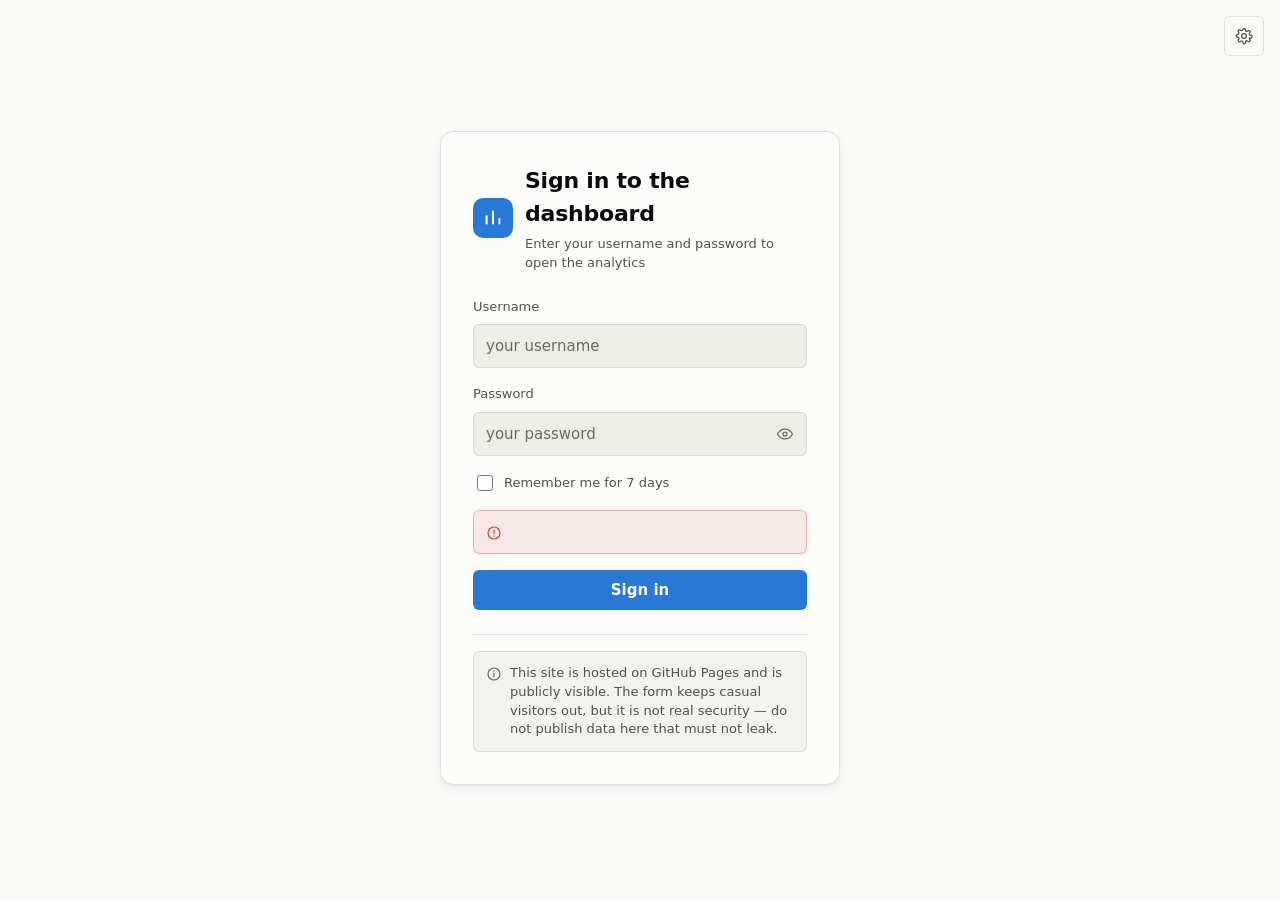
<file: index.html>
<!DOCTYPE html>
<html lang="ru" data-theme="light">
<head>
<meta charset="utf-8">
<meta name="viewport" content="width=device-width, initial-scale=1">
<meta name="theme-color" content="#f9f9f7">
<meta name="robots" content="noindex, nofollow">
<meta name="description" content="Вход в дашборд аналитики Amazon">
<title>Вход · Amazon Дашборд</title>

<!-- Тема проставляется до первой отрисовки: иначе в тёмной теме на долю
     секунды мелькает светлый фон. Этот скрипт обязан быть блокирующим
     и стоять раньше стилей. -->
<script>
  (function () {
    try {
      var mode = localStorage.getItem('dashboard.theme') || 'system';
      var dark = mode === 'dark'
        || (mode === 'system' && window.matchMedia('(prefers-color-scheme: dark)').matches);
      document.documentElement.dataset.theme = dark ? 'dark' : 'light';
      document.querySelector('meta[name="theme-color"]')
        ?.setAttribute('content', dark ? '#0d0d0d' : '#f9f9f7');
    } catch (e) { /* приватный режим — останется светлая тема */ }
  })();
</script>

<link rel="stylesheet" href="assets/css/tokens.css">
<link rel="stylesheet" href="assets/css/base.css">
<link rel="stylesheet" href="assets/css/auth.css">
<link rel="stylesheet" href="assets/css/settings.css">
<link rel="icon" href="data:image/svg+xml,<svg xmlns='http://www.w3.org/2000/svg' viewBox='0 0 32 32'><rect width='32' height='32' rx='7' fill='%232a78d6'/><path d='M8 21V13M16 21V9M24 21V16' stroke='white' stroke-width='2.5' stroke-linecap='round'/></svg>">
</head>

<body class="auth">

  <div class="auth__toolbar">
    <!-- Настройки до входа, а не после: форму нужно читать на своём языке -->
    <div class="toolbar" id="settings-slot"></div>
  </div>

  <main class="auth__main">
    <div class="card auth__card">

      <div class="auth__brand">
        <span class="auth__logo" aria-hidden="true">
          <svg viewBox="0 0 24 24" fill="none">
            <path d="M5 18V10M12 18V5M19 18V13" stroke="currentColor"
                  stroke-width="2.2" stroke-linecap="round"/>
          </svg>
        </span>
        <div>
          <h1 class="auth__title" data-i18n="auth.title">Вход в дашборд</h1>
          <p class="auth__subtitle" data-i18n="auth.subtitle">
            Введите логин и пароль, чтобы открыть аналитику
          </p>
        </div>
      </div>

      <form class="auth__form" id="login-form" novalidate autocomplete="on">

        <div class="field">
          <label class="field__label" for="login" data-i18n="auth.login">Логин</label>
          <input class="input" id="login" name="username" type="text"
                 autocomplete="username" required autocapitalize="none" spellcheck="false"
                 data-i18n-attr="placeholder:auth.loginPlaceholder">
        </div>

        <div class="field">
          <label class="field__label" for="password" data-i18n="auth.password">Пароль</label>
          <div class="input-group">
            <input class="input" id="password" name="current-password" type="password"
                   autocomplete="current-password" required
                   data-i18n-attr="placeholder:auth.passwordPlaceholder">
            <button type="button" class="input-group__action" id="toggle-password"
                    data-i18n-attr="aria-label:auth.showPassword, title:auth.showPassword">
              <svg viewBox="0 0 24 24" fill="none" aria-hidden="true">
                <path d="M2 12s3.6-6.5 10-6.5S22 12 22 12s-3.6 6.5-10 6.5S2 12 2 12Z"
                      stroke="currentColor" stroke-width="1.7"/>
                <circle cx="12" cy="12" r="2.6" stroke="currentColor" stroke-width="1.7"/>
              </svg>
            </button>
          </div>
        </div>

        <!-- Ловушка для ботов: человек её не видит и не заполняет -->
        <div class="auth__trap" aria-hidden="true">
          <label for="company">Company</label>
          <input id="company" name="company" type="text" tabindex="-1" autocomplete="off">
        </div>

        <label class="auth__remember">
          <input type="checkbox" id="remember">
          <span data-i18n="auth.remember">Запомнить меня на 7 дней</span>
        </label>

        <!-- role="alert" — скринридер озвучит ошибку сразу, без перевода фокуса -->
        <div class="alert alert--error" id="login-error" role="alert" hidden>
          <svg viewBox="0 0 24 24" fill="none" aria-hidden="true">
            <circle cx="12" cy="12" r="9" stroke="currentColor" stroke-width="1.8"/>
            <path d="M12 7.5v5.5M12 16.2v.6" stroke="currentColor"
                  stroke-width="1.8" stroke-linecap="round"/>
          </svg>
          <span id="login-error-text"></span>
        </div>

        <button type="submit" class="btn btn--primary btn--block" id="submit"
                data-i18n="auth.submit">Войти</button>
      </form>

      <div class="auth__note">
        <div class="alert alert--note">
          <svg viewBox="0 0 24 24" fill="none" aria-hidden="true">
            <circle cx="12" cy="12" r="9" stroke="currentColor" stroke-width="1.8"/>
            <path d="M12 11v5.5M12 7.4v.6" stroke="currentColor"
                  stroke-width="1.8" stroke-linecap="round"/>
          </svg>
          <span data-i18n="auth.securityNote"></span>
        </div>
      </div>

    </div>
  </main>

  <script type="module" src="assets/js/login.js"></script>
</body>
</html>
</file>
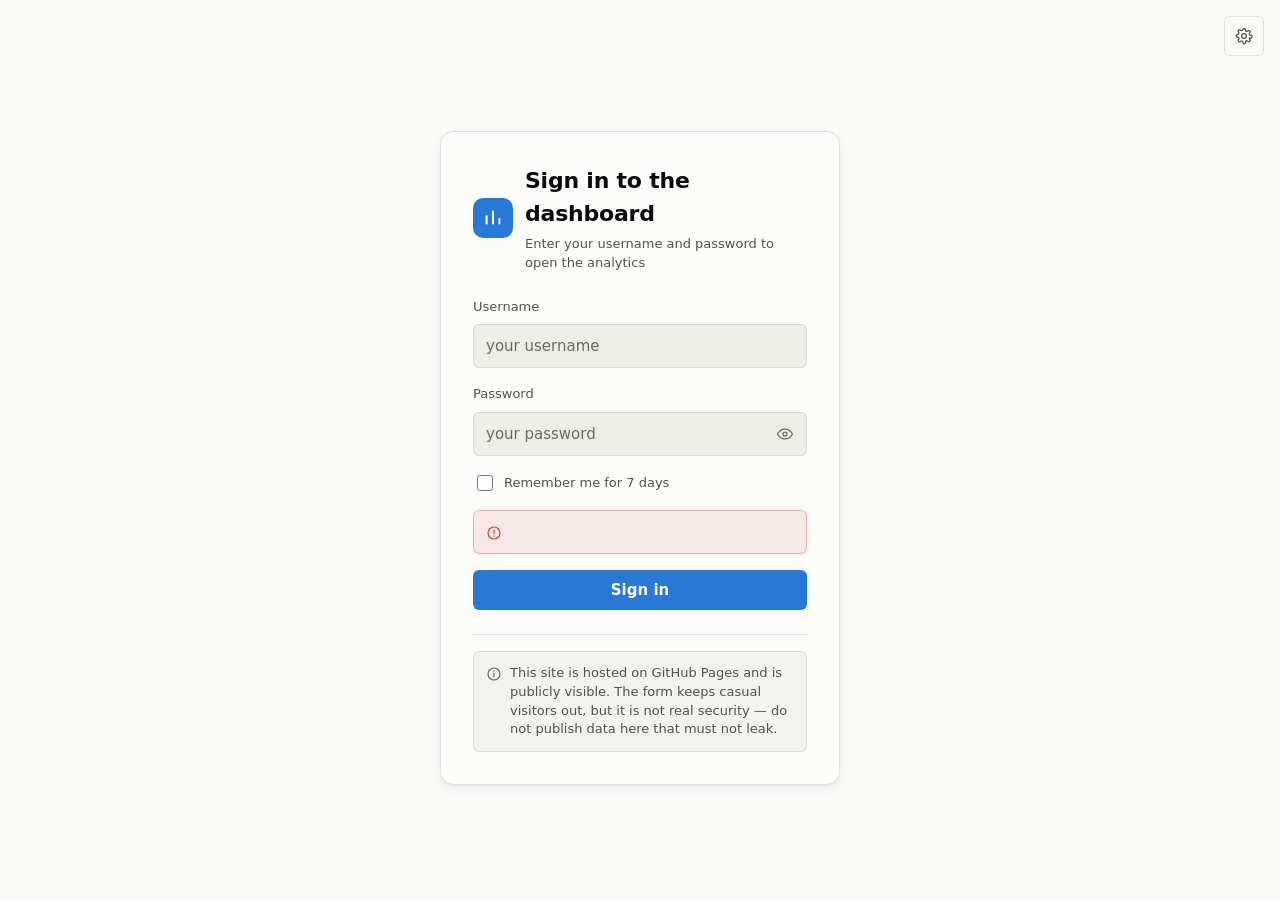
<file: app.html>
<!DOCTYPE html>
<html lang="ru" data-theme="light">
<head>
<meta charset="utf-8">
<meta name="viewport" content="width=device-width, initial-scale=1">
<meta name="theme-color" content="#f9f9f7">
<meta name="robots" content="noindex, nofollow">
<title>Amazon CRM</title>

<script>
  (function () {
    try {
      var mode = localStorage.getItem('dashboard.theme') || 'system';
      var dark = mode === 'dark'
        || (mode === 'system' && window.matchMedia('(prefers-color-scheme: dark)').matches);
      document.documentElement.dataset.theme = dark ? 'dark' : 'light';
      document.querySelector('meta[name="theme-color"]')
        ?.setAttribute('content', dark ? '#0d0d0d' : '#f9f9f7');
    } catch (e) { /* останется светлая тема */ }
  })();
</script>

<link rel="stylesheet" href="assets/css/tokens.css">
<link rel="stylesheet" href="assets/css/base.css">
<link rel="stylesheet" href="assets/css/dashboard.css">
<link rel="stylesheet" href="assets/css/crm.css">
<link rel="stylesheet" href="assets/css/sales.css">
<link rel="stylesheet" href="assets/css/analysis.css">
<link rel="stylesheet" href="assets/css/wiki.css">
<link rel="stylesheet" href="assets/css/notifications.css">
<link rel="stylesheet" href="assets/css/settings.css">
<link rel="icon" href="data:image/svg+xml,<svg xmlns='http://www.w3.org/2000/svg' viewBox='0 0 32 32'><rect width='32' height='32' rx='7' fill='%232a78d6'/><path d='M8 21V13M16 21V9M24 21V16' stroke='white' stroke-width='2.5' stroke-linecap='round'/></svg>">
</head>

<body>
<div class="crm" id="crm">

  <a class="skip-link" href="#view" data-i18n="nav.skipToContent">Перейти к содержимому</a>

  <!-- ============================ МЕНЮ СЛЕВА ============================ -->
  <aside class="sidebar" id="sidebar">

    <div class="sidebar__brand">
      <span class="sidebar__logo" aria-hidden="true">
        <svg viewBox="0 0 24 24" fill="none">
          <path d="M5 18V10M12 18V5M19 18V13" stroke="currentColor"
                stroke-width="2.2" stroke-linecap="round"/>
        </svg>
      </span>
      <span class="sidebar__title" data-i18n="crm.name">Amazon CRM</span>
    </div>

    <nav class="sidebar__nav" data-i18n-attr="aria-label:crm.workspace">

      <div class="sidebar__section" data-i18n="nav.section.analytics">Аналитика</div>

      <a class="nav-item" href="#/account-check" data-route="account-check">
        <svg class="nav-item__icon" viewBox="0 0 24 24" fill="none" aria-hidden="true">
          <path d="M12 3l7.5 3v5.4c0 4.3-3 8.2-7.5 9.6-4.5-1.4-7.5-5.3-7.5-9.6V6L12 3Z"
                stroke="currentColor" stroke-width="1.8" stroke-linejoin="round"/>
          <path d="M9 12.2l2.1 2.1L15.2 10" stroke="currentColor" stroke-width="1.8"
                stroke-linecap="round" stroke-linejoin="round"/>
        </svg>
        <span class="nav-item__label" data-i18n="nav.accountCheck">Проверка аккаунта</span>
      </a>


      <a class="nav-item" href="#/weekly-sales" data-route="weekly-sales">
        <svg class="nav-item__icon" viewBox="0 0 24 24" fill="none" aria-hidden="true">
          <path d="M4 19V5" stroke="currentColor" stroke-width="1.8" stroke-linecap="round"/>
          <path d="M4 19h16" stroke="currentColor" stroke-width="1.8" stroke-linecap="round"/>
          <rect x="7" y="12" width="3" height="5" rx="1" stroke="currentColor" stroke-width="1.8"/>
          <rect x="12.5" y="8" width="3" height="9" rx="1" stroke="currentColor" stroke-width="1.8"/>
          <rect x="18" y="10" width="3" height="7" rx="1" stroke="currentColor" stroke-width="1.8"/>
        </svg>
        <span class="nav-item__label" data-i18n="nav.weeklySales">Продажи по неделям</span>
      </a>

      <a class="nav-item" href="#/weekly-analysis" data-route="weekly-analysis">
        <svg class="nav-item__icon" viewBox="0 0 24 24" fill="none" aria-hidden="true">
          <path d="M4 19h16" stroke="currentColor" stroke-width="1.8" stroke-linecap="round"/>
          <path d="M6 15l4-4 3 3 5-6" stroke="currentColor" stroke-width="1.8"
                stroke-linecap="round" stroke-linejoin="round"/>
          <circle cx="18" cy="8" r="1.6" fill="currentColor"/>
        </svg>
        <span class="nav-item__label" data-i18n="nav.weeklyAnalysis">Еженедельный анализ</span>
      </a>

      <a class="nav-item" href="#/advertising" data-route="advertising">
        <svg class="nav-item__icon" viewBox="0 0 24 24" fill="none" aria-hidden="true">
          <path d="M4 9v6h3l7 4V5L7 9H4Z" stroke="currentColor" stroke-width="1.8"
                stroke-linejoin="round"/>
          <path d="M18 9a4 4 0 0 1 0 6" stroke="currentColor" stroke-width="1.8"
                stroke-linecap="round"/>
        </svg>
        <span class="nav-item__label" data-i18n="nav.advertising">Реклама</span>
      </a>

      <a class="nav-item nav-item--pending" href="#/products" data-route="products">
        <svg class="nav-item__icon" viewBox="0 0 24 24" fill="none" aria-hidden="true">
          <path d="M20 7.5 12 3 4 7.5v9L12 21l8-4.5v-9Z" stroke="currentColor" stroke-width="1.8"
                stroke-linejoin="round"/>
          <path d="m4 7.5 8 4.5 8-4.5M12 12v9" stroke="currentColor" stroke-width="1.8"
                stroke-linejoin="round"/>
        </svg>
        <span class="nav-item__label" data-i18n="nav.products">Товары</span>
        <span class="nav-item__badge">soon</span>
      </a>

      <a class="nav-item nav-item--pending" href="#/customers" data-route="customers">
        <svg class="nav-item__icon" viewBox="0 0 24 24" fill="none" aria-hidden="true">
          <circle cx="9" cy="8" r="3.2" stroke="currentColor" stroke-width="1.8"/>
          <path d="M3.5 19a5.5 5.5 0 0 1 11 0M16 11a3 3 0 1 0 0-6M17.5 19a5 5 0 0 0-3-4.6"
                stroke="currentColor" stroke-width="1.8" stroke-linecap="round"/>
        </svg>
        <span class="nav-item__label" data-i18n="nav.customers">Покупатели</span>
        <span class="nav-item__badge">soon</span>
      </a>





      <div class="sidebar__section" data-i18n="nav.section.operations">Операции</div>

      <a class="nav-item nav-item--pending" href="#/orders" data-route="orders">
        <svg class="nav-item__icon" viewBox="0 0 24 24" fill="none" aria-hidden="true">
          <path d="M6 4h12l1.5 15.5a1.5 1.5 0 0 1-1.5 1.5H6a1.5 1.5 0 0 1-1.5-1.5L6 4Z"
                stroke="currentColor" stroke-width="1.8" stroke-linejoin="round"/>
          <path d="M9 8a3 3 0 0 0 6 0" stroke="currentColor" stroke-width="1.8" stroke-linecap="round"/>
        </svg>
        <span class="nav-item__label" data-i18n="nav.orders">Заказы</span>
        <span class="nav-item__badge">soon</span>
      </a>

      <a class="nav-item nav-item--pending" href="#/inventory" data-route="inventory">
        <svg class="nav-item__icon" viewBox="0 0 24 24" fill="none" aria-hidden="true">
          <path d="M3 9.5 12 5l9 4.5v9L12 23l-9-4.5v-9Z" stroke="currentColor" stroke-width="1.8"
                stroke-linejoin="round" transform="translate(0,-2)"/>
          <path d="M7 9v4" stroke="currentColor" stroke-width="1.8" stroke-linecap="round"/>
        </svg>
        <span class="nav-item__label" data-i18n="nav.inventory">Остатки</span>
        <span class="nav-item__badge">soon</span>
      </a>



      <a class="nav-item nav-item--pending" href="#/promotions" data-route="promotions">
        <svg class="nav-item__icon" viewBox="0 0 24 24" fill="none" aria-hidden="true">
          <path d="M8.5 15.5 15.5 8.5" stroke="currentColor" stroke-width="1.8" stroke-linecap="round"/>
          <circle cx="9" cy="9" r="1.6" stroke="currentColor" stroke-width="1.6"/>
          <circle cx="15" cy="15" r="1.6" stroke="currentColor" stroke-width="1.6"/>
          <rect x="3.5" y="3.5" width="17" height="17" rx="3" stroke="currentColor" stroke-width="1.8"/>
        </svg>
        <span class="nav-item__label" data-i18n="nav.promotions">Акции и купоны</span>
        <span class="nav-item__badge">soon</span>
      </a>

      <a class="nav-item" href="#/wiki" data-route="wiki">
        <svg class="nav-item__icon" viewBox="0 0 24 24" fill="none" aria-hidden="true">
          <path d="M4 5.5A1.5 1.5 0 0 1 5.5 4H10a2 2 0 0 1 2 2v13a1.6 1.6 0 0 0-1.6-1.5H4V5.5Z"
                stroke="currentColor" stroke-width="1.8" stroke-linejoin="round"/>
          <path d="M20 5.5A1.5 1.5 0 0 0 18.5 4H14a2 2 0 0 0-2 2v13a1.6 1.6 0 0 1 1.6-1.5H20V5.5Z"
                stroke="currentColor" stroke-width="1.8" stroke-linejoin="round"/>
        </svg>
        <span class="nav-item__label" data-i18n="nav.wiki">Вики</span>
      </a>

      <div class="sidebar__section" data-i18n="nav.section.settings">Настройки</div>

      <a class="nav-item nav-item--pending" href="#/sources" data-route="sources">
        <svg class="nav-item__icon" viewBox="0 0 24 24" fill="none" aria-hidden="true">
          <ellipse cx="12" cy="6" rx="7" ry="3" stroke="currentColor" stroke-width="1.8"/>
          <path d="M5 6v12c0 1.7 3.1 3 7 3s7-1.3 7-3V6M5 12c0 1.7 3.1 3 7 3s7-1.3 7-3"
                stroke="currentColor" stroke-width="1.8"/>
        </svg>
        <span class="nav-item__label" data-i18n="nav.sources">Источники данных</span>
        <span class="nav-item__badge">soon</span>
      </a>

    </nav>

    <div class="sidebar__footer">
      <div class="sidebar__user">
        <span class="sidebar__avatar" id="user-initial" aria-hidden="true"></span>
        <span id="user-name"></span>
      </div>

      <button type="button" class="btn btn--ghost" id="logout" data-i18n="nav.logout">Выйти</button>
    </div>
  </aside>

  <!-- ========================= РАБОЧАЯ ОБЛАСТЬ ========================= -->
  <main class="workspace">

    <header class="workspace__header">
      <button type="button" class="btn btn--icon sidebar__toggle" id="menu-toggle"
              data-i18n-attr="aria-label:nav.expand">
        <svg viewBox="0 0 24 24" fill="none" aria-hidden="true">
          <path d="M4 7h16M4 12h16M4 17h16" stroke="currentColor" stroke-width="1.8"
                stroke-linecap="round"/>
        </svg>
      </button>

      <div class="workspace__titles">
        <h1 class="workspace__title" id="page-title"></h1>
        <p class="workspace__lead" id="page-lead"></p>
      </div>

      <div id="page-controls" style="display:flex; gap:var(--sp-3); flex-wrap:wrap; align-items:center;"></div>

      <!-- Правый верхний угол: журнал синхронизаций и настройки -->
      <div class="toolbar">
        <div id="bell-slot" style="display:flex; align-items:center;"></div>
        <div id="settings-slot" style="display:flex; align-items:center;"></div>
      </div>
    </header>

    <div class="workspace__body" id="view"></div>
  </main>

</div>

<script type="module" src="assets/js/app.js"></script>
</body>
</html>
</file>
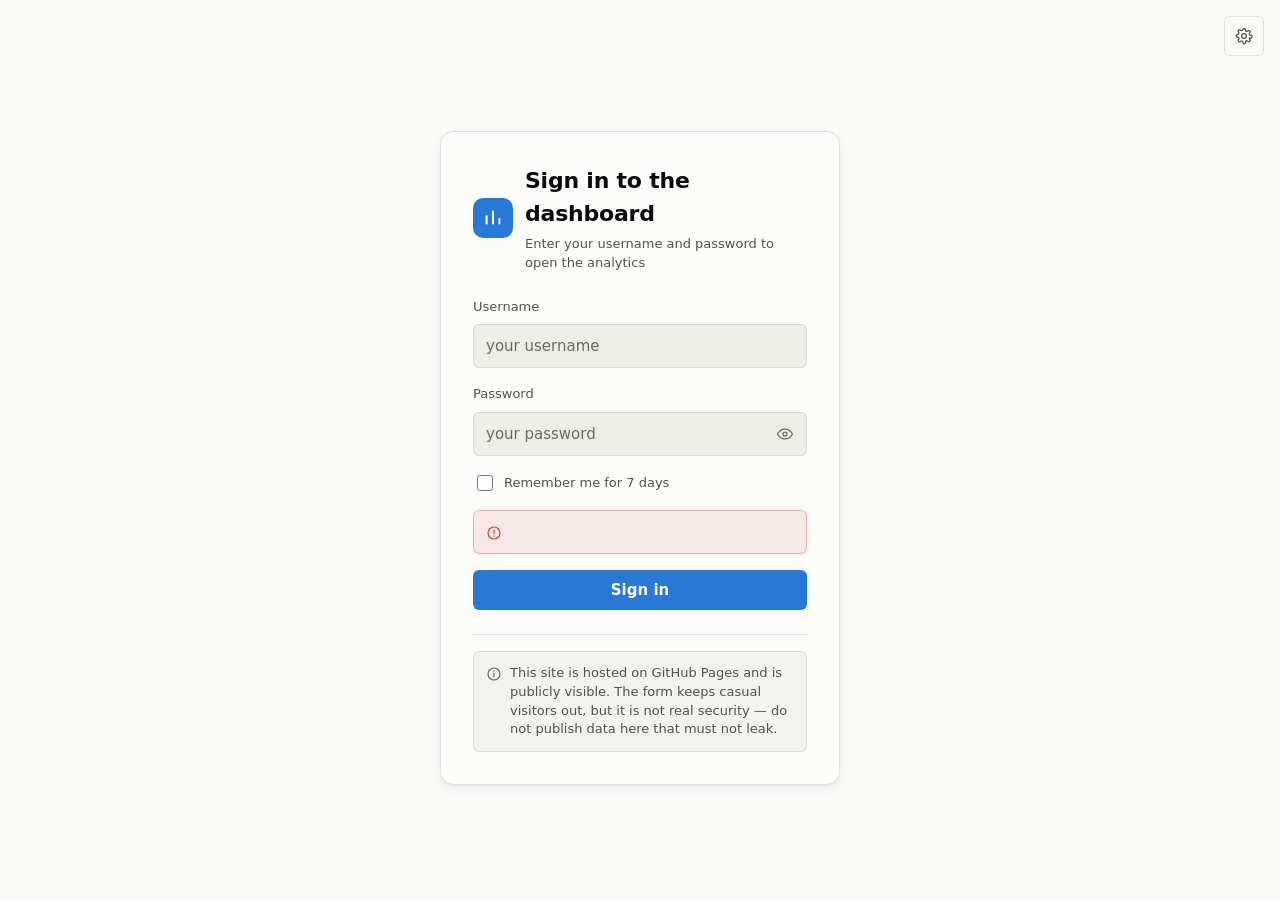
<file: logs.html>
<!DOCTYPE html>
<html lang="ru" data-theme="light">
<head>
<meta charset="utf-8">
<meta name="viewport" content="width=device-width, initial-scale=1">
<meta name="theme-color" content="#f9f9f7">
<meta name="robots" content="noindex, nofollow">
<title>Логи соединений</title>

<!-- Проверка сессии до отрисовки, как и на дашборде -->
<script>
  (function () {
    try {
      var key = 'dashboard.session';
      var raw = sessionStorage.getItem(key) || localStorage.getItem(key);
      var ok = false;
      if (raw) {
        var data = JSON.parse(raw);
        ok = Boolean(data && data.login && data.exp > Date.now());
      }
      if (!ok) location.replace('index.html');
    } catch (e) {
      location.replace('index.html');
    }
  })();
</script>

<script>
  (function () {
    try {
      var mode = localStorage.getItem('dashboard.theme') || 'system';
      var dark = mode === 'dark'
        || (mode === 'system' && window.matchMedia('(prefers-color-scheme: dark)').matches);
      document.documentElement.dataset.theme = dark ? 'dark' : 'light';
      document.querySelector('meta[name="theme-color"]')
        ?.setAttribute('content', dark ? '#0d0d0d' : '#f9f9f7');
    } catch (e) { /* останется светлая тема */ }
  })();
</script>

<link rel="stylesheet" href="assets/css/tokens.css">
<link rel="stylesheet" href="assets/css/base.css">
<link rel="stylesheet" href="assets/css/dashboard.css">
<link rel="stylesheet" href="assets/css/notifications.css">
<link rel="stylesheet" href="assets/css/settings.css">
<link rel="icon" href="data:image/svg+xml,<svg xmlns='http://www.w3.org/2000/svg' viewBox='0 0 32 32'><rect width='32' height='32' rx='7' fill='%232a78d6'/><path d='M8 21V13M16 21V9M24 21V16' stroke='white' stroke-width='2.5' stroke-linecap='round'/></svg>">
</head>

<body>
<div class="logs">

  <header class="logs__header">
    <a class="logs__back" href="app.html">
      <svg viewBox="0 0 24 24" fill="none" aria-hidden="true">
        <path d="M15 5l-7 7 7 7" stroke="currentColor" stroke-width="1.8"
              stroke-linecap="round" stroke-linejoin="round"/>
      </svg>
      <span data-i18n="logs.back">Назад к дашборду</span>
    </a>

    <div class="logs__titles">
      <h1 class="logs__title" data-i18n="logs.title">Логи соединений</h1>
      <p class="logs__lead" data-i18n="logs.lead">
        Полная история обновлений по всем интеграциям дашборда
      </p>
    </div>

    <div class="toolbar" id="settings-slot"></div>
  </header>

  <main class="logs__body">
    <section class="logs__stats" id="log-stats"></section>

    <div class="logs__filters">
      <div class="segmented" role="radiogroup" id="log-filters">
        <button type="button" class="segmented__item" role="radio" data-filter="all"
                data-i18n="logs.filterAll" aria-checked="true">Все</button>
        <button type="button" class="segmented__item" role="radio" data-filter="issues"
                data-i18n="logs.filterIssues" aria-checked="false">Только сбои</button>
      </div>
      <select class="select" id="log-source" aria-label="источник"></select>
    </div>

    <div id="log-list"></div>
  </main>

</div>

<script type="module" src="assets/js/logs-page.js"></script>
</body>
</html>
</file>
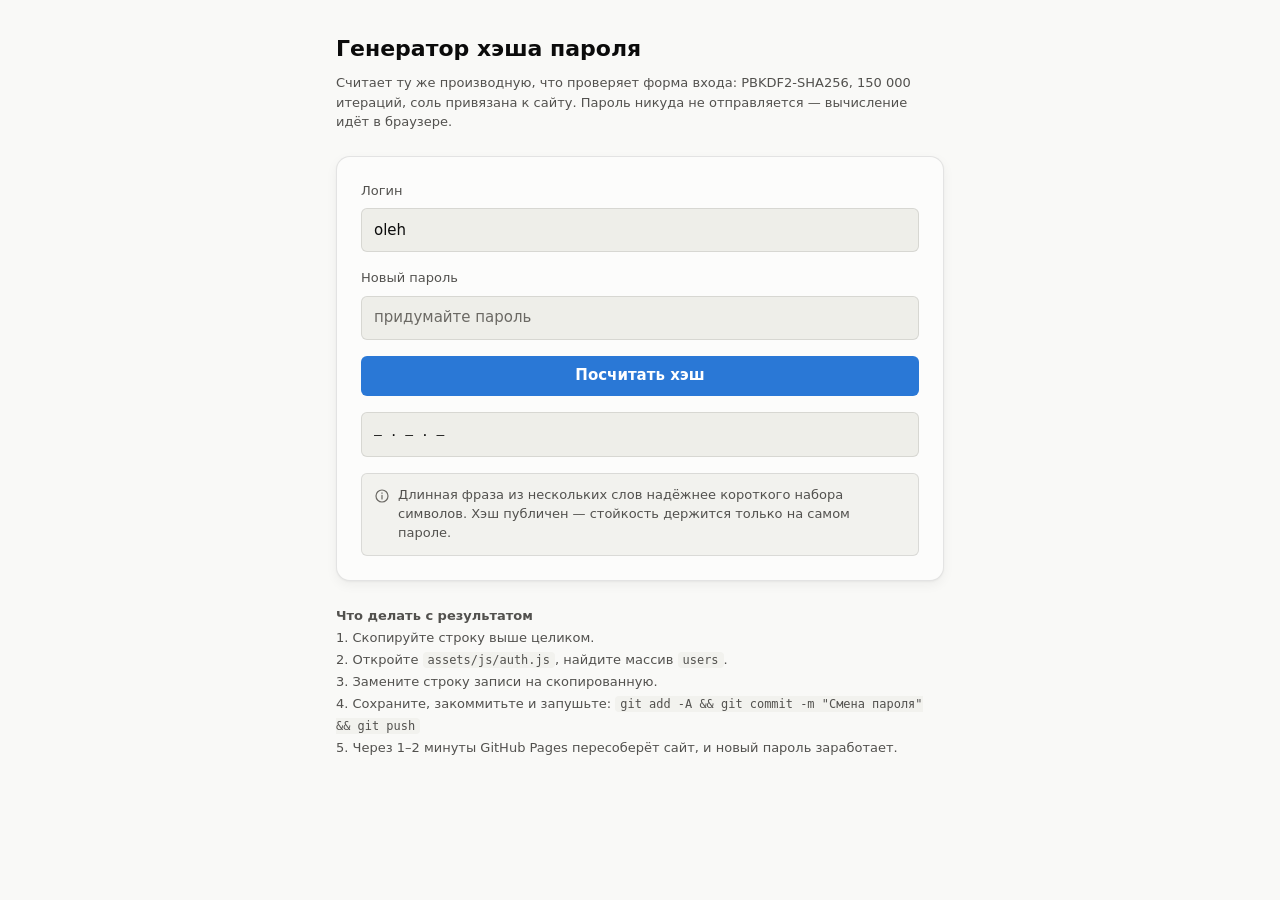
<file: tools/password.html>
<!DOCTYPE html>
<html lang="ru" data-theme="light">
<head>
<meta charset="utf-8">
<meta name="viewport" content="width=device-width, initial-scale=1">
<meta name="robots" content="noindex, nofollow">
<title>Генератор хэша пароля</title>

<script>
  (function () {
    try {
      var mode = localStorage.getItem('dashboard.theme') || 'system';
      var dark = mode === 'dark'
        || (mode === 'system' && window.matchMedia('(prefers-color-scheme: dark)').matches);
      document.documentElement.dataset.theme = dark ? 'dark' : 'light';
    } catch (e) { /* останется светлая тема */ }
  })();
</script>

<link rel="stylesheet" href="../assets/css/tokens.css">
<link rel="stylesheet" href="../assets/css/base.css">
<style>
  .tool {
    max-width: 640px;
    margin: 0 auto;
    padding: var(--sp-6) var(--sp-4);
    display: flex;
    flex-direction: column;
    gap: var(--sp-5);
  }
  .tool__title { font-size: var(--fs-lg); font-weight: 600; }
  .tool__lead { color: var(--ink-2); font-size: var(--fs-sm); margin-top: var(--sp-2); }
  .tool__card { padding: var(--sp-5); display: flex; flex-direction: column; gap: var(--sp-4); }
  .tool__output {
    padding: var(--sp-3);
    background: var(--surface-sunken);
    border: 1px solid var(--border);
    border-radius: var(--radius-sm);
    font-family: ui-monospace, "SF Mono", Menlo, monospace;
    font-size: var(--fs-sm);
    word-break: break-all;
    white-space: pre-wrap;
    user-select: all;
  }
  .tool__steps { font-size: var(--fs-sm); color: var(--ink-2); line-height: 1.7; }
  .tool__steps code {
    padding: 1px 5px;
    background: var(--surface-2);
    border-radius: 4px;
    font-family: ui-monospace, "SF Mono", Menlo, monospace;
    font-size: 0.92em;
  }
</style>
</head>

<body>
<main class="tool">

  <div>
    <h1 class="tool__title">Генератор хэша пароля</h1>
    <p class="tool__lead">
      Считает ту же производную, что проверяет форма входа: PBKDF2-SHA256,
      150&nbsp;000 итераций, соль привязана к сайту. Пароль никуда не
      отправляется — вычисление идёт в браузере.
    </p>
  </div>

  <div class="card tool__card">
    <div class="field">
      <label class="field__label" for="login">Логин</label>
      <input class="input" id="login" type="text" value="oleh" autocapitalize="none" spellcheck="false">
    </div>

    <div class="field">
      <label class="field__label" for="password">Новый пароль</label>
      <input class="input" id="password" type="text" placeholder="придумайте пароль"
             autocomplete="off" spellcheck="false">
    </div>

    <button class="btn btn--primary" id="go">Посчитать хэш</button>

    <div class="tool__output" id="output">— · — · —</div>

    <div class="alert alert--note">
      <svg viewBox="0 0 24 24" fill="none" aria-hidden="true">
        <circle cx="12" cy="12" r="9" stroke="currentColor" stroke-width="1.8"/>
        <path d="M12 11v5.5M12 7.4v.6" stroke="currentColor" stroke-width="1.8" stroke-linecap="round"/>
      </svg>
      <span>
        Длинная фраза из нескольких слов надёжнее короткого набора символов.
        Хэш публичен — стойкость держится только на самом пароле.
      </span>
    </div>
  </div>

  <div class="tool__steps">
    <strong>Что делать с результатом</strong><br>
    1. Скопируйте строку выше целиком.<br>
    2. Откройте <code>assets/js/auth.js</code>, найдите массив <code>users</code>.<br>
    3. Замените строку записи на скопированную.<br>
    4. Сохраните, закоммитьте и запушьте: <code>git add -A &amp;&amp; git commit -m "Смена пароля" &amp;&amp; git push</code><br>
    5. Через 1–2 минуты GitHub Pages пересоберёт сайт, и новый пароль заработает.
  </div>

</main>

<script type="module">
  import { deriveHash } from '../assets/js/auth.js';

  const output = document.getElementById('output');

  document.getElementById('go').addEventListener('click', async () => {
    const login = document.getElementById('login').value.trim();
    const password = document.getElementById('password').value;

    if (!login || !password) {
      output.textContent = 'Заполните логин и пароль.';
      return;
    }
    if (!globalThis.crypto?.subtle) {
      output.textContent = 'WebCrypto недоступен. Откройте страницу по https:// или с localhost.';
      return;
    }

    output.textContent = 'Считаем… (150 000 итераций, пара секунд)';
    const hash = await deriveHash(password);
    output.textContent = `{ login: '${login}', hash: '${hash}' },`;
  });

  document.getElementById('password').addEventListener('keydown', (e) => {
    if (e.key === 'Enter') document.getElementById('go').click();
  });
</script>
</body>
</html>
</file>
<file: assets/css/tokens.css>
/* ==========================================================================
   Дизайн-токены
   Единственное место, где живут сырые значения цвета, шрифтов и отступов.
   Весь остальной CSS обращается только к переменным по их роли.

   Палитра графиков — валидированный набор из методологии dataviz:
   проверен скриптом validate_palette.js в обоих режимах (adjacent pairs).
     полный набор 1..8   light: worst CVD ΔE 9.1 · normal-vision ΔE 22.9
                         dark:  worst CVD ΔE 8.4 · normal-vision ΔE 19.8
     подмножество 1-2-3-4 (состав запаса)
                         light: CVD ΔE 9.1 · normal 22.9
                         dark:  CVD ΔE 8.4 · normal 19.8
     подмножество 1-4-7 (каналы ленты заказов)
                         light: CVD ΔE 31.5 · normal 37.5
                         dark:  CVD ΔE 27.3 · normal 27.5
     подмножество 1-4 (акценты рынков DE/UK)
                         light: CVD ΔE 31.5 · normal 37.5
                         dark:  CVD ΔE 27.4 · normal 30.7
   Подмножество валидируется отдельно: набор 1-3-5, который лента заказов
   использовала раньше, на полном наборе проходил, а сам по себе давал
   ΔE 1.6 при дейтанопии в тёмной теме — то есть две полосы из трёх были
   одного цвета.
   В светлой теме aqua и yellow ниже 3:1 к поверхности — это осознанный
   компромисс палитры, компенсируется прямыми подписями и таблицей.
   Менять хексы здесь можно только вместе с повторным прогоном валидатора.
   ========================================================================== */

:root {
  color-scheme: light;

  /* --- Поверхности --------------------------------------------------- */
  --plane:            #f9f9f7;   /* фон страницы */
  --surface-1:        #fcfcfb;   /* карточки, поверхность графиков */
  --surface-2:        #f2f2ee;   /* вложенные блоки, hover-подложка */
  --surface-sunken:   #eeeee9;   /* поля ввода, треки */

  /* --- Текст ---------------------------------------------------------- */
  --ink-1:            #0b0b0b;   /* основной */
  --ink-2:            #52514e;   /* вторичный */
  /* Приглушённый — но всё-таки ТЕКСТ: деления осей, шапки таблиц, подписи
     под полями. На #898781 он давал 3,50:1 к --surface-1 и 3,41:1 к --plane
     при требуемых 4,5:1, то есть проваливал AA ровно в теме по умолчанию
     (в тёмной те же пары давали 4,85:1 и проходили). #6b6964 даёт 5,34:1
     к --surface-1, 5,20:1 к --plane, 4,89:1 к --surface-2 и 4,71:1
     к --surface-sunken. */
  --ink-3:            #6b6964;   /* приглушённый: оси, подписи */
  --ink-on-accent:    #ffffff;

  /* --- Линии ---------------------------------------------------------- */
  --border:           rgba(11, 11, 11, 0.10);
  --border-strong:    rgba(11, 11, 11, 0.18);
  --grid:             #e1e0d9;   /* сетка графика, hairline */
  --axis:             #c3c2b7;   /* базовая линия и оси */

  /* --- Акцент интерфейса ---------------------------------------------- */
  --accent:           #2a78d6;
  --accent-hover:     #256abf;
  --accent-soft:      #cde2fb;
  --focus-ring:       #2a78d6;

  /* --- Категориальная палитра графиков (фиксированный порядок) --------- */
  --series-1:         #2a78d6;   /* blue    */
  --series-2:         #eb6834;   /* orange  */
  --series-3:         #1baf7a;   /* aqua    */
  --series-4:         #eda100;   /* yellow  */
  --series-5:         #e87ba4;   /* magenta */
  --series-6:         #008300;   /* green   */
  --series-7:         #4a3aa7;   /* violet  */
  --series-8:         #e34948;   /* red     */

  /* --- Последовательная шкала (одна тональность, светлая → тёмная) ----- */
  --seq-100:          #cde2fb;
  --seq-250:          #86b6ef;
  --seq-400:          #3987e5;
  --seq-550:          #1c5cab;
  --seq-700:          #0d366b;

  /* --- Статусы (не тематизируются, всегда с иконкой и подписью) -------- */
  --status-good:      #0ca30c;
  --status-warning:   #fab219;
  --status-serious:   #ec835a;
  --status-critical:  #d03b3b;

  /* --- Дельты в статистике -------------------------------------------- */
  --delta-up:         #006300;
  --delta-down:       #d03b3b;

  /* --- Тени ------------------------------------------------------------ */
  --shadow-card:      0 1px 2px rgba(11, 11, 11, 0.04),
                      0 4px 12px rgba(11, 11, 11, 0.05);
  --shadow-pop:       0 4px 16px rgba(11, 11, 11, 0.12),
                      0 1px 3px rgba(11, 11, 11, 0.08);

  /* --- Типографика ----------------------------------------------------- */
  --font-sans:        system-ui, -apple-system, "Segoe UI", Roboto,
                      "Helvetica Neue", Arial, sans-serif;
  --fs-xs:            0.75rem;    /* 12px — оси, мелкие подписи */
  --fs-sm:            0.8125rem;  /* 13px — вторичный текст */
  --fs-base:          0.9375rem;  /* 15px — основной */
  --fs-md:            1.0625rem;  /* 17px — заголовки карточек */
  --fs-lg:            1.375rem;   /* 22px — заголовки секций */
  --fs-stat:          2rem;       /* 32px — значения статистики */
  --fs-hero:          3rem;       /* 48px — главное число */

  /* --- Ритм ------------------------------------------------------------ */
  --sp-1:  4px;
  --sp-2:  8px;
  --sp-3:  12px;
  --sp-4:  16px;
  --sp-5:  24px;
  --sp-6:  32px;
  --sp-7:  48px;

  --radius-sm:  6px;
  --radius-md:  10px;
  --radius-lg:  14px;
  --radius-pill: 999px;

  --transition: 160ms cubic-bezier(0.4, 0, 0.2, 1);

  /* Ширина зазора между соприкасающимися марками графика */
  --mark-gap: 2px;
}

/* ==========================================================================
   Тёмная тема

   Определена в двух областях, и обе обязаны совпадать по содержимому:
     1) :root[data-theme="dark"]      — выбор пользователя, ставится JS
     2) @media prefers-color-scheme   — системная настройка, когда JS не
        успел проставить атрибут (первый кадр, отключённый JS)
   Правка одного блока без второго рассинхронизирует тему.

   Тёмные значения серий — не автоматическая инверсия, а отдельные шаги
   тех же тональностей, подобранные под тёмную поверхность и провалидированные
   как набор.
   ========================================================================== */

:root[data-theme="dark"] {
  color-scheme: dark;

  --plane:            #0d0d0d;
  --surface-1:        #1a1a19;
  --surface-2:        #232322;
  --surface-sunken:   #131312;

  --ink-1:            #ffffff;
  --ink-2:            #c3c2b7;
  --ink-3:            #898781;
  --ink-on-accent:    #ffffff;

  --border:           rgba(255, 255, 255, 0.10);
  --border-strong:    rgba(255, 255, 255, 0.18);
  --grid:             #2c2c2a;
  --axis:             #383835;

  --accent:           #3987e5;
  --accent-hover:     #5598e7;
  --accent-soft:      #184f95;
  --focus-ring:       #5598e7;

  --series-1:         #3987e5;
  --series-2:         #d95926;
  --series-3:         #199e70;
  --series-4:         #c98500;
  --series-5:         #d55181;
  --series-6:         #008300;
  --series-7:         #9085e9;
  --series-8:         #e66767;

  --seq-100:          #0d366b;
  --seq-250:          #184f95;
  --seq-400:          #2a78d6;
  --seq-550:          #5598e7;
  --seq-700:          #9ec5f4;

  --delta-up:         #0ca30c;
  --delta-down:       #d03b3b;

  --shadow-card:      0 1px 2px rgba(0, 0, 0, 0.40),
                      0 4px 12px rgba(0, 0, 0, 0.30);
  --shadow-pop:       0 4px 16px rgba(0, 0, 0, 0.55),
                      0 1px 3px rgba(0, 0, 0, 0.40);
}

@media (prefers-color-scheme: dark) {
  :root:not([data-theme]) {
    color-scheme: dark;

    --plane:            #0d0d0d;
    --surface-1:        #1a1a19;
    --surface-2:        #232322;
    --surface-sunken:   #131312;

    --ink-1:            #ffffff;
    --ink-2:            #c3c2b7;
    --ink-3:            #898781;

    --border:           rgba(255, 255, 255, 0.10);
    --border-strong:    rgba(255, 255, 255, 0.18);
    --grid:             #2c2c2a;
    --axis:             #383835;

    --accent:           #3987e5;
    --accent-hover:     #5598e7;
    --accent-soft:      #184f95;
    --focus-ring:       #5598e7;

    --series-1:         #3987e5;
    --series-2:         #d95926;
    --series-3:         #199e70;
    --series-4:         #c98500;
    --series-5:         #d55181;
    --series-6:         #008300;
    --series-7:         #9085e9;
    --series-8:         #e66767;

    --seq-100:          #0d366b;
    --seq-250:          #184f95;
    --seq-400:          #2a78d6;
    --seq-550:          #5598e7;
    --seq-700:          #9ec5f4;

    --delta-up:         #0ca30c;
    --delta-down:       #d03b3b;

    --shadow-card:      0 1px 2px rgba(0, 0, 0, 0.40),
                        0 4px 12px rgba(0, 0, 0, 0.30);
    --shadow-pop:       0 4px 16px rgba(0, 0, 0, 0.55),
                        0 1px 3px rgba(0, 0, 0, 0.40);
  }
}
</file>
<file: assets/css/base.css>
/* ==========================================================================
   База: сброс, типографика и общие компоненты интерфейса
   Используется и страницей входа, и дашбордом.
   ========================================================================== */

*,
*::before,
*::after { box-sizing: border-box; }

html { -webkit-text-size-adjust: 100%; }

body {
  margin: 0;
  min-height: 100vh;
  font-family: var(--font-sans);
  font-size: var(--fs-base);
  line-height: 1.5;
  color: var(--ink-1);
  background: var(--plane);
  -webkit-font-smoothing: antialiased;
}

h1, h2, h3, p, figure { margin: 0; }

button, input, select, textarea {
  font: inherit;
  color: inherit;
}

img, svg { display: block; max-width: 100%; }

/* Видимый фокус только с клавиатуры — мышь его не показывает */
:focus-visible {
  outline: 2px solid var(--focus-ring);
  outline-offset: 2px;
  border-radius: var(--radius-sm);
}

@media (prefers-reduced-motion: reduce) {
  *, *::before, *::after {
    animation-duration: 0.01ms !important;
    transition-duration: 0.01ms !important;
  }
}

/* --- Скрытое, но доступное скринридеру --------------------------------- */
.visually-hidden {
  position: absolute;
  width: 1px; height: 1px;
  margin: -1px; padding: 0;
  overflow: hidden;
  clip: rect(0 0 0 0);
  clip-path: inset(50%);
  white-space: nowrap;
  border: 0;
}

/* Ссылка «сразу к содержимому» — первый Tab на странице */
.skip-link {
  position: absolute;
  top: var(--sp-2);
  left: var(--sp-2);
  z-index: 100;
  padding: var(--sp-2) var(--sp-4);
  background: var(--surface-1);
  color: var(--ink-1);
  border: 1px solid var(--border-strong);
  border-radius: var(--radius-sm);
  text-decoration: none;
  transform: translateY(-200%);
  transition: transform var(--transition);
}
.skip-link:focus { transform: translateY(0); }

/* ==========================================================================
   Кнопки
   ========================================================================== */

.btn {
  display: inline-flex;
  align-items: center;
  justify-content: center;
  gap: var(--sp-2);
  padding: 0 var(--sp-4);
  min-height: 40px;
  border: 1px solid transparent;
  border-radius: var(--radius-sm);
  background: transparent;
  color: var(--ink-1);
  font-size: var(--fs-base);
  font-weight: 500;
  cursor: pointer;
  white-space: nowrap;
  transition: background var(--transition), border-color var(--transition),
              color var(--transition);
}
.btn:disabled { opacity: 0.5; cursor: not-allowed; }

.btn--primary {
  background: var(--accent);
  color: var(--ink-on-accent);
  font-weight: 600;
}
.btn--primary:hover:not(:disabled) { background: var(--accent-hover); }

.btn--ghost { border-color: var(--border); color: var(--ink-2); }
.btn--ghost:hover:not(:disabled) {
  background: var(--surface-2);
  border-color: var(--border-strong);
  color: var(--ink-1);
}

.btn--block { width: 100%; }

/* Кнопка-иконка: 40×40, чтобы попадать пальцем */
.btn--icon {
  width: 40px;
  padding: 0;
  border-color: var(--border);
  color: var(--ink-2);
}
.btn--icon:hover { background: var(--surface-2); color: var(--ink-1); }
.btn--icon svg { width: 18px; height: 18px; }

/* ==========================================================================
   Поля ввода
   ========================================================================== */

.field { display: flex; flex-direction: column; gap: var(--sp-2); }

.field__label {
  font-size: var(--fs-sm);
  font-weight: 500;
  color: var(--ink-2);
}

.input {
  width: 100%;
  min-height: 44px;
  padding: 0 var(--sp-3);
  background: var(--surface-sunken);
  border: 1px solid var(--border);
  border-radius: var(--radius-sm);
  color: var(--ink-1);
  transition: border-color var(--transition), background var(--transition);
}
.input::placeholder { color: var(--ink-3); }
.input:hover { border-color: var(--border-strong); }
.input:focus {
  outline: none;
  border-color: var(--accent);
  box-shadow: 0 0 0 3px var(--accent-soft);
}
.input[aria-invalid="true"] { border-color: var(--status-critical); }

/* Поле пароля с кнопкой показа */
.input-group { position: relative; display: flex; }
.input-group .input { padding-right: 44px; }
.input-group__action {
  position: absolute;
  right: 2px; top: 50%;
  transform: translateY(-50%);
  width: 40px; height: 40px;
  display: grid; place-items: center;
  border: 0; border-radius: var(--radius-sm);
  background: transparent;
  color: var(--ink-3);
  cursor: pointer;
}
.input-group__action:hover { color: var(--ink-1); background: var(--surface-2); }
.input-group__action svg { width: 18px; height: 18px; }

.select {
  min-height: 40px;
  padding: 0 var(--sp-6) 0 var(--sp-3);
  background: var(--surface-1);
  border: 1px solid var(--border);
  border-radius: var(--radius-sm);
  color: var(--ink-1);
  cursor: pointer;
  appearance: none;
  background-image: url("data:image/svg+xml,%3Csvg xmlns='http://www.w3.org/2000/svg' viewBox='0 0 16 16' fill='none' stroke='%23898781' stroke-width='1.6' stroke-linecap='round' stroke-linejoin='round'%3E%3Cpath d='M4 6l4 4 4-4'/%3E%3C/svg%3E");
  background-repeat: no-repeat;
  background-position: right var(--sp-2) center;
  background-size: 16px;
}
.select:hover { border-color: var(--border-strong); }

/* ==========================================================================
   Сегментированный переключатель (язык, тема, пресеты периода)
   ========================================================================== */

.segmented {
  display: inline-flex;
  padding: 2px;
  gap: 2px;
  background: var(--surface-sunken);
  border: 1px solid var(--border);
  border-radius: var(--radius-sm);
}

.segmented__item {
  padding: 0 var(--sp-3);
  min-height: 32px;
  border: 0;
  border-radius: 4px;
  background: transparent;
  color: var(--ink-2);
  font-size: var(--fs-sm);
  font-weight: 500;
  cursor: pointer;
  transition: background var(--transition), color var(--transition);
}
.segmented__item:hover { color: var(--ink-1); }
.segmented__item[aria-pressed="true"],
.segmented__item[aria-checked="true"] {
  background: var(--surface-1);
  color: var(--ink-1);
  font-weight: 600;
  box-shadow: var(--shadow-card);
}

/* ==========================================================================
   Карточка
   ========================================================================== */

.card {
  background: var(--surface-1);
  border: 1px solid var(--border);
  border-radius: var(--radius-lg);
  box-shadow: var(--shadow-card);
}

/* ==========================================================================
   Сообщения
   ========================================================================== */

.alert {
  display: flex;
  align-items: flex-start;
  gap: var(--sp-2);
  padding: var(--sp-3);
  border-radius: var(--radius-sm);
  font-size: var(--fs-sm);
  line-height: 1.45;
}
.alert svg { width: 16px; height: 16px; flex: none; margin-top: 2px; }

.alert--error {
  background: color-mix(in srgb, var(--status-critical) 10%, transparent);
  color: var(--ink-1);
  border: 1px solid color-mix(in srgb, var(--status-critical) 35%, transparent);
}
.alert--error svg { color: var(--status-critical); }

.alert--note {
  background: var(--surface-2);
  color: var(--ink-2);
  border: 1px solid var(--border);
}
.alert--note svg { color: var(--ink-3); }
</file>
<file: assets/css/auth.css>
/* ==========================================================================
   Страница входа
   ========================================================================== */

.auth {
  min-height: 100dvh;
  display: grid;
  grid-template-rows: auto 1fr;
  padding: var(--sp-4);
  gap: var(--sp-5);
}

/* Переключатели языка и темы — до входа, а не после: человек должен
   читать форму на своём языке, а не разбираться в чужом */
.auth__toolbar {
  display: flex;
  justify-content: flex-end;
  align-items: center;
  gap: var(--sp-2);
  flex-wrap: wrap;
}

.auth__main {
  display: grid;
  place-items: center;
  padding-bottom: var(--sp-7);
}

.auth__card {
  width: 100%;
  max-width: 400px;
  padding: var(--sp-6);
  display: flex;
  flex-direction: column;
  gap: var(--sp-5);
}

.auth__brand {
  display: flex;
  align-items: center;
  gap: var(--sp-3);
}

.auth__logo {
  width: 40px;
  height: 40px;
  flex: none;
  display: grid;
  place-items: center;
  border-radius: var(--radius-md);
  background: var(--accent);
  color: var(--ink-on-accent);
}
.auth__logo svg { width: 22px; height: 22px; }

.auth__title {
  font-size: var(--fs-lg);
  font-weight: 600;
  letter-spacing: -0.01em;
}

.auth__subtitle {
  font-size: var(--fs-sm);
  color: var(--ink-2);
  margin-top: var(--sp-1);
}

.auth__form {
  display: flex;
  flex-direction: column;
  gap: var(--sp-4);
}

.auth__remember {
  display: flex;
  align-items: center;
  gap: var(--sp-2);
  font-size: var(--fs-sm);
  color: var(--ink-2);
  cursor: pointer;
}
.auth__remember input {
  width: 16px;
  height: 16px;
  accent-color: var(--accent);
  cursor: pointer;
}

.auth__note {
  padding-top: var(--sp-4);
  border-top: 1px solid var(--border);
}

.auth__footer {
  text-align: center;
  font-size: var(--fs-xs);
  color: var(--ink-3);
}

/* Поле, скрытое от людей и видимое ботам: заполнено — значит это бот.
   Дешёвая отсечка автоматических отправок формы. */
.auth__trap {
  position: absolute;
  left: -9999px;
  width: 1px;
  height: 1px;
  opacity: 0;
  pointer-events: none;
}
</file>
<file: assets/css/settings.css>
/* ==========================================================================
   Окно настроек: язык, часовой пояс, тема.

   Размеры и подложка повторяют окно журнала синхронизаций — два модальных
   окна в одном интерфейсе должны вести себя одинаково.
   ========================================================================== */

.settings-modal {
  width: min(440px, calc(100vw - 2 * var(--sp-4)));
  max-height: min(640px, calc(100vh - 2 * var(--sp-5)));
  padding: 0;
  border: 1px solid var(--border-strong);
  border-radius: var(--radius-lg);
  background: var(--surface-1);
  color: var(--ink-1);
  box-shadow: var(--shadow-pop);
  overflow: hidden;
  display: flex;
  flex-direction: column;
  transition: width var(--transition), max-height var(--transition);
}

.settings-modal::backdrop { background: rgba(0, 0, 0, 0.45); }
.settings-modal:not([open]) { display: none; }

.settings-modal__header {
  display: flex;
  align-items: center;
  justify-content: space-between;
  gap: var(--sp-3);
  padding: var(--sp-4) var(--sp-4) var(--sp-3);
  border-bottom: 1px solid var(--border);
}

.settings-modal__title {
  margin: 0;
  font-size: var(--fs-lg, 19px);
}

.settings-modal__body {
  padding: var(--sp-4);
  display: flex;
  flex-direction: column;
  gap: var(--sp-5);
  overflow-y: auto;
  /* Единственный скроллер окна. min-height нужен, чтобы полоса вкладок не
     выдавила тело за пределы экрана телефона: без него флекс-элемент
     отказывается сжиматься ниже своего содержимого. */
  flex: 1 1 auto;
  min-height: 0;
}

.settings__group {
  display: flex;
  flex-direction: column;
  gap: var(--sp-2);
}

/* Подпись капителью с разрядкой — как на плитках показателей */
.settings__label {
  font-size: var(--fs-xs, 11px);
  font-weight: 600;
  letter-spacing: 0.08em;
  text-transform: uppercase;
  color: var(--ink-3);
}

/* Переключатель растягивается на всю ширину окна: три равные доли читаются
   как выбор из трёх, а не как кнопки разной важности */
.settings__group .segmented { display: flex; }
.settings__group .segmented__item { flex: 1; text-align: center; }

.settings__select { width: 100%; }

.settings__hint {
  margin: 0;
  font-size: var(--fs-sm);
  color: var(--ink-3);
}

/* Кнопки в правом верхнем углу рабочей области */
.toolbar {
  display: flex;
  align-items: center;
  gap: var(--sp-2);
}

/* ==========================================================================
   Вкладки окна: «Общие» и «Интеграции»

   Подчёркивание, а не сегментированный переключатель: сегментированный в
   этом окне уже занят выбором значения (язык, тема), и второй такой же
   элемент рядом читался бы как ещё одна настройка, а не как навигация.
   ========================================================================== */

.settings-modal__tabs {
  display: flex;
  gap: var(--sp-1);
  padding: 0 var(--sp-4);
  border-bottom: 1px solid var(--border);
  flex: none;
}

.settings-tab {
  padding: var(--sp-3) var(--sp-2);
  border: 0;
  border-bottom: 2px solid transparent;   /* активность — линией, не заливкой */
  margin-bottom: -1px;
  background: transparent;
  color: var(--ink-3);
  font-size: var(--fs-sm);
  font-weight: 500;
  cursor: pointer;
  transition: color var(--transition), border-color var(--transition);
}
.settings-tab:hover { color: var(--ink-1); }
.settings-tab[aria-selected="true"] {
  color: var(--ink-1);
  font-weight: 600;
  border-bottom-color: var(--accent);
}

/* В монохроме и при forced-colors подчёркивание пропадает — оставляем
   рамку, иначе выбранная вкладка ничем не отличается от соседней */
@media (forced-colors: active) {
  .settings-tab[aria-selected="true"] { border-bottom-color: Highlight; }
}

/* Панель вкладки. Прокрутка одна на всё окно — в .settings-modal__body */
.settings-panel {
  display: flex;
  flex-direction: column;
  gap: var(--sp-5);
  min-width: 0;
}

/* Окно шире только на «Интеграциях»: настроек там втрое больше, а сетка
   полей в 440 px схлопывается в одну колонку и растягивается на экран.
   На телефоне обе ширины упираются в calc(100vw - …) — окно за экран не
   выходит ни на одной вкладке, прокручивается тело. */
.settings-modal--wide {
  width: min(960px, calc(100vw - 2 * var(--sp-4)));
  max-height: min(780px, calc(100vh - 2 * var(--sp-5)));
}

/* ==========================================================================
   Раздел «Интеграции»

   Ни одного цвета мимо tokens.css: обе темы получаются подменой переменных.
   Цвет нигде не единственный носитель смысла — у предупреждения есть иконка
   и текст, у статуса слово, у чекбокса подпись.
   ========================================================================== */

.int-lead {
  margin: 0;
  font-size: var(--fs-sm);
  color: var(--ink-2);
}

.int-group {
  display: flex;
  flex-direction: column;
  gap: var(--sp-4);
  padding: var(--sp-4);
  /* Фон группы совпадает с фоном окна, поэтому границу несёт рамка — а
     --border на этом фоне даёт 1.24:1, и три группы читались одной простынёй
     из 178 контролов. Более тёмная рамка и тень разводят их на три темы. */
  border: 1px solid var(--border-strong);
  border-radius: var(--radius-lg);
  background: var(--surface-1);
  box-shadow: var(--shadow-card);
  min-width: 0;
}

/* Заголовок группы отбит линией: где кончается одна тема и начинается
   другая, видно и без цвета */
.int-group__head {
  display: block;
  padding-bottom: var(--sp-3);
  border-bottom: 1px solid var(--border);
}
.int-group__title {
  margin: 0;
  font-size: var(--fs-md);
  font-weight: 600;
  letter-spacing: -0.01em;
}
.int-group__lead {
  margin: 2px 0 0;
  font-size: var(--fs-sm);
  color: var(--ink-2);
}

/* --- Поля --------------------------------------------------------------- */

.int-fields {
  display: grid;
  /* min(220px, 100%) вместо 220px: на 320-378 px колонке достаётся меньше
     220 px, и жёсткий минимум давал горизонтальную прокрутку внутри окна */
  grid-template-columns: repeat(auto-fit, minmax(min(220px, 100%), 1fr));
  gap: var(--sp-3) var(--sp-4);
}

.int-field {
  display: flex;
  flex-direction: column;
  gap: var(--sp-2);
  min-width: 0;
}

.int-field__label {
  font-size: var(--fs-sm);
  font-weight: 500;
  color: var(--ink-2);
}
.int-unit { color: var(--ink-3); }

/* --ink-3 на этих подложках даёт 3.1–3.5:1 при пороге AA 4.5 — а здесь весь
   пояснительный слой раздела, все девяносто с лишним «почему». Приглушённость
   держится размером и весом, а не цветом ниже порога. */
.int-field__hint {
  margin: 0;
  font-size: var(--fs-xs);
  line-height: 1.45;
  color: var(--ink-2);
  display: flex;
  gap: var(--sp-1);
  align-items: flex-start;
  flex-wrap: wrap;
}
/* Пометку «не сохраняется» приглушать до неразличимости нельзя: это не
   украшение, а единственное объяснение, почему поле пустеет */
.int-field__hint--secret {
  color: var(--ink-1);
  font-weight: 500;
}
/* Помечено то, что сохраняется: пометка стоит у каждого текстового поля,
   значение которого переживает закрытие окна */
.int-field__hint--saved .int-ico { color: var(--ink-3); }
.int-field__error { color: var(--status-critical); }

.int-input { min-height: 38px; }
.int-select { width: 100%; }

/* Сегмент в ячейке сетки: без max-width он вылезает за колонку на узком */
.int-field .segmented {
  align-self: flex-start;
  max-width: 100%;
  flex-wrap: wrap;
}

.int-row {
  display: grid;
  grid-template-columns: repeat(auto-fit, minmax(min(220px, 100%), 1fr));
  gap: var(--sp-3) var(--sp-4);
}

.int-fieldset {
  border: 0;
  padding: 0;
  margin: 0;
  min-width: 0;
  display: flex;
  flex-direction: column;
  gap: var(--sp-2);
}
/* Подпись группы капителью с разрядкой — как .settings__label и плитки.
   Цвет --ink-2, а не --ink-3: эти подписи несут иерархию раздела
   («ПЛОЩАДКИ», «ИСТОЧНИКИ ДАННЫХ»), а капитель 12 px и без того тяжело
   читается — ниже 4.5:1 её опускать нельзя. */
.int-fieldset__legend {
  padding: 0;
  font-size: var(--fs-xs);
  font-weight: 600;
  letter-spacing: 0.08em;
  text-transform: uppercase;
  color: var(--ink-2);
}

/* --- Чекбоксы ----------------------------------------------------------- */

.int-checks {
  display: grid;
  grid-template-columns: repeat(auto-fit, minmax(min(190px, 100%), 1fr));
  gap: var(--sp-2);
}

.int-check {
  display: flex;
  align-items: center;
  gap: var(--sp-2);
  padding: var(--sp-2);
  border: 1px solid var(--border);
  border-radius: var(--radius-sm);
  font-size: var(--fs-sm);
  cursor: pointer;
  min-width: 0;
  transition: background var(--transition), border-color var(--transition);
}
.int-check input[type="checkbox"] { flex: none; accent-color: var(--accent); }
.int-check:hover { background: var(--surface-2); }
.int-check:has(input:checked) {
  border-color: color-mix(in srgb, var(--accent) 45%, transparent);
  background: var(--accent-soft);
}
/* Фокус на скрытом под плиткой чекбоксе иначе не виден */
.int-check:focus-within {
  outline: 2px solid var(--focus-ring);
  outline-offset: 2px;
}
.int-check__name { margin-right: auto; }

/* --- Предупреждения и примечания ---------------------------------------- */

.int-warn {
  display: flex;
  gap: var(--sp-2);
  align-items: flex-start;
  margin: 0;
  padding: var(--sp-3);
  border-radius: var(--radius-sm);
  font-size: var(--fs-sm);
  line-height: 1.45;
  color: var(--ink-1);
}
/* na — данных не будет вовсе; sandbox — данные придут, но выдуманные */
.int-warn--critical {
  background: color-mix(in srgb, var(--status-critical) 10%, transparent);
  border: 1px solid color-mix(in srgb, var(--status-critical) 35%, transparent);
}
.int-warn--critical .int-ico { color: var(--status-critical); }
.int-warn--warning {
  background: color-mix(in srgb, var(--status-warning) 14%, transparent);
  border: 1px solid color-mix(in srgb, var(--status-warning) 40%, transparent);
}
/* Жёлтый по жёлтому — 1.65:1, треугольника фактически не видно. Заливка
   блока остаётся жёлтой, а сам знак берёт тёмного носителя: 4.05:1 в светлой
   теме и 9.1:1 в тёмной, где --ink-1 белый. */
.int-warn--warning .int-ico {
  color: color-mix(in srgb, var(--status-warning) 60%, var(--ink-1));
}

.int-ico {
  width: 15px;
  height: 15px;
  flex: none;
  margin-top: 2px;
}

.int-note { margin: 0; }

/* --- Плитка состояния SP-API -------------------------------------------- */

.int-state {
  display: flex;
  align-items: flex-start;
  flex-wrap: wrap;
  gap: var(--sp-3);
  padding: var(--sp-3);
  border-radius: var(--radius-md);
  background: var(--surface-2);
}
.int-state__dot {
  width: 9px;
  height: 9px;
  margin-top: 6px;
  border-radius: 50%;
  flex: none;
  background: var(--ink-3);
}
.int-state[data-state="connected"] .int-state__dot { background: var(--status-good); }
/* «Настройки заполнены» — это не связь: точка синяя, а не зелёная */
.int-state[data-state="filled"] .int-state__dot { background: var(--accent); }
.int-state[data-state="error"] .int-state__dot { background: var(--status-critical); }

.int-state__main { min-width: 0; }
.int-state__title {
  font-weight: 600;
  font-size: var(--fs-sm);
}
.int-state__why {
  margin: 2px 0 0;
  font-size: var(--fs-xs);
  color: var(--ink-2);
}
.int-state__meta {
  display: flex;
  flex-wrap: wrap;
  gap: var(--sp-4);
  margin: 0 0 0 auto;
}
.int-meta dt {
  font-size: var(--fs-xs);
  color: var(--ink-3);
  text-transform: uppercase;
  letter-spacing: 0.06em;
}
.int-meta dd {
  margin: 2px 0 0;
  font-size: var(--fs-sm);
  font-variant-numeric: tabular-nums;
}

/* --- Плашки ------------------------------------------------------------- */

.int-badge {
  padding: 1px var(--sp-2);
  border-radius: var(--radius-pill);
  background: var(--surface-2);
  border: 1px solid var(--border);
  font-size: var(--fs-xs);
  font-weight: 600;
  text-transform: uppercase;
  letter-spacing: 0.06em;
  color: var(--ink-2);
  flex: none;
}

/* Слово внутри, а не только цвет: в монохроме смысл сохраняется */
.int-pill {
  padding: 1px var(--sp-2);
  border-radius: var(--radius-pill);
  font-size: var(--fs-xs);
  font-weight: 600;
  flex: none;
}
.int-pill[data-state="set"] {
  background: color-mix(in srgb, var(--status-good) 14%, transparent);
  color: var(--delta-up);
}
.int-pill[data-state="unset"],
.int-pill[data-state="unknown"] {
  background: var(--surface-2);
  color: var(--ink-2);
}
.int-pill[data-state="unknown"] { border: 1px dashed var(--border-strong); }

/* --- Источники данных --------------------------------------------------- */

.int-sources {
  list-style: none;
  margin: 0;
  padding: 0;
  display: flex;
  flex-direction: column;
  gap: var(--sp-2);
}
.int-source {
  display: flex;
  flex-direction: column;
  gap: var(--sp-1);
  min-width: 0;
}

/* --- Где лежат секреты -------------------------------------------------- */

.int-secrets {
  display: flex;
  flex-direction: column;
  gap: var(--sp-2);
  padding: var(--sp-3);
  border: 1px solid var(--border);
  border-radius: var(--radius-md);
  background: var(--surface-sunken);
}
.int-secrets__title {
  margin: 0;
  font-size: var(--fs-sm);
  font-weight: 600;
}
.int-secrets__list {
  list-style: none;
  margin: 0;
  padding: 0;
  display: flex;
  flex-wrap: wrap;
  gap: var(--sp-2);
}
.int-secret {
  display: inline-flex;
  align-items: center;
  gap: var(--sp-2);
  min-width: 0;
}
.int-path {
  margin: 0;
  display: flex;
  flex-wrap: wrap;
  align-items: center;
  gap: var(--sp-2);
  font-size: var(--fs-sm);
  color: var(--ink-2);
}

/* --- Проверка связи ----------------------------------------------------- */

.int-actions {
  display: flex;
  flex-direction: column;
  align-items: flex-start;
  gap: var(--sp-3);
}
.int-result {
  width: 100%;
  padding: var(--sp-3);
  border: 1px solid var(--border);
  border-radius: var(--radius-md);
  background: var(--surface-2);
  font-size: var(--fs-sm);
  color: var(--ink-2);
}
.int-result p { margin: var(--sp-2) 0 0; }
.int-result__title {
  color: var(--ink-1);
  font-weight: 600;
}

/* --- Преп-центры -------------------------------------------------------- */

.int-preps {
  display: flex;
  flex-direction: column;
  gap: var(--sp-4);
}

.int-prep {
  display: flex;
  flex-direction: column;
  gap: var(--sp-3);
  padding: var(--sp-4);
  border: 1px solid var(--border);
  border-radius: var(--radius-md);
  background: var(--surface-2);
  min-width: 0;
}
/* Исключённый центр отличается пунктирной рамкой и пилюлей «Исключён».
   opacity здесь стояла зря: она гасила не декорацию, а рабочие поля вместе с
   подсказками (2.35:1) и обводкой фокуса — а поля в такой карточке
   полностью рабочие. */
.int-prep[data-active="false"] {
  border-style: dashed;
  border-color: var(--border-strong);
}

.int-prep__head {
  display: flex;
  align-items: center;
  gap: var(--sp-2);
}
.int-prep__title {
  margin: 0;
  font-size: var(--fs-base);
  font-weight: 600;
  margin-right: auto;
  min-width: 0;
  overflow-wrap: anywhere;
}
.int-prep__remove { flex: none; }
.int-prep__remove:hover { color: var(--status-critical); }

/* Идентификатор расчёта: под этим именем склад виден в параметрах и во
   флагах, поэтому он на карточке, а не спрятан */
.int-prep__canon {
  display: flex;
  align-items: baseline;
  gap: var(--sp-1);
  flex-wrap: wrap;
}
.int-prep__canon code {
  color: var(--ink-1);
  overflow-wrap: anywhere;
}

/* Тумблер без идентификатора не нажимается: записывать выбор некуда */
.int-switch:disabled {
  opacity: 0.5;
  cursor: not-allowed;
}

.int-field--switch {
  flex-direction: row;
  align-items: center;
  gap: var(--sp-3);
}
.int-field--switch .int-field__label { margin-right: auto; }

/* Нативный чекбокс с role="switch": клавиатура и скринридер достаются
   бесплатно, div-имитацию пришлось бы обучать обоим */
.int-switch {
  appearance: none;
  -webkit-appearance: none;
  position: relative;
  width: 40px;
  height: 22px;
  flex: none;
  margin: 0;
  border: 1px solid var(--border-strong);
  border-radius: var(--radius-pill);
  background: var(--surface-sunken);
  cursor: pointer;
  transition: background var(--transition), border-color var(--transition);
}
.int-switch::after {
  content: "";
  position: absolute;
  top: 2px;
  left: 2px;
  width: 16px;
  height: 16px;
  border-radius: 50%;
  background: var(--ink-3);
  transition: transform var(--transition), background var(--transition);
}
.int-switch:checked {
  background: var(--accent);
  border-color: var(--accent);
}
.int-switch:checked::after {
  transform: translateX(18px);
  background: var(--ink-on-accent);
}
/* Положение тумблера дублируется пилюлей «Учитывается / Исключён», но в
   forced-colors стоит оставить и его — рамкой */
@media (forced-colors: active) {
  .int-switch:checked { outline: 2px solid Highlight; }
}

/* --- Алиасы ------------------------------------------------------------- */

.int-aliases {
  display: flex;
  flex-wrap: wrap;
  align-items: center;
  gap: var(--sp-2);
  list-style: none;
  padding: 0;
  margin: 0;
}
.int-alias {
  display: inline-flex;
  align-items: center;
  gap: var(--sp-1);
  padding: 2px 2px 2px var(--sp-2);
  border: 1px solid var(--border);
  border-radius: var(--radius-pill);
  background: var(--surface-1);
  font-size: var(--fs-sm);
  max-width: 100%;
  overflow-wrap: anywhere;
}
.int-alias__x {
  width: 22px;
  height: 22px;
  flex: none;
  display: grid;
  place-items: center;
  border: 0;
  border-radius: 50%;
  background: transparent;
  color: var(--ink-3);
  cursor: pointer;
}
.int-alias__x svg { width: 12px; height: 12px; }
.int-alias__x:hover { background: var(--surface-2); color: var(--ink-1); }

.int-alias--add {
  display: flex;
  align-items: center;
  gap: var(--sp-2);
  flex: 1 1 220px;
  min-width: 0;
}
.int-alias__input { min-height: 32px; flex: 1 1 auto; min-width: 0; }
.int-alias__add { flex: none; }

/* --- Каналы получения остатков ------------------------------------------ */

.int-channel {
  display: flex;
  flex-direction: column;
  gap: var(--sp-3);
  padding: var(--sp-3);
  border-left: 2px solid var(--accent-soft);
  min-width: 0;
}

.int-cols {
  list-style: none;
  margin: 0;
  padding: 0;
  display: flex;
  flex-wrap: wrap;
  gap: var(--sp-2) var(--sp-3);
  font-size: var(--fs-sm);
  color: var(--ink-2);
}
.int-cols li {
  display: inline-flex;
  align-items: center;
  gap: var(--sp-1);
  min-width: 0;
}

.int-drop {
  display: flex;
  align-items: center;
  justify-content: center;
  gap: var(--sp-2);
  padding: var(--sp-5);
  border: 1px dashed var(--border-strong);
  border-radius: var(--radius-md);
  text-align: center;
  color: var(--ink-2);
  font-size: var(--fs-sm);
  cursor: pointer;
  transition: background var(--transition), border-color var(--transition);
}
.int-drop:hover,
.int-drop.is-over {
  background: var(--surface-1);
  border-color: var(--accent);
}
/* Фокус может оказаться на скрытом input[type=file] — тогда его видно по зоне */
.int-drop:focus-within {
  outline: 2px solid var(--focus-ring);
  outline-offset: 2px;
}

.int-template-wrap {
  display: flex;
  flex-direction: column;
  align-items: flex-start;
  gap: var(--sp-2);
}
/* Загрузка и показ содержимого — два действия рядом: успешную загрузку
   страница увидеть не может, а текст должен быть доступен и без файла */
.int-template-actions {
  display: flex;
  flex-wrap: wrap;
  gap: var(--sp-2);
}
/* Если браузер не пустит загрузку, содержимое шаблона остаётся на экране —
   скопировать руками можно всегда */
.int-template {
  width: 100%;
  margin: 0;
  padding: var(--sp-3);
  border: 1px solid var(--border);
  border-radius: var(--radius-sm);
  background: var(--surface-sunken);
  color: var(--ink-1);
  font-family: var(--font-mono, ui-monospace, SFMono-Regular, Menlo, monospace);
  font-size: var(--fs-xs);
  line-height: 1.5;
  overflow-x: auto;         /* длинная строка не должна разъезжать окно */
}

/* --- Подвал раздела ----------------------------------------------------- */

.int-storage {
  display: flex;
  flex-direction: column;
  gap: var(--sp-2);
  padding: var(--sp-4);
  border: 1px solid var(--border);
  border-radius: var(--radius-lg);
  background: var(--surface-sunken);
}
.int-storage__yes,
.int-storage__no {
  margin: 0;
  display: flex;
  gap: var(--sp-2);
  align-items: flex-start;
  font-size: var(--fs-sm);
  line-height: 1.45;
  color: var(--ink-1);
}
.int-storage__yes .int-ico { color: var(--status-good); }
.int-storage__no .int-ico { color: var(--status-critical); }
/* Видимая половина живой области: подтверждение записи, отказ записи и отказ
   добавить дубликат раньше уходили только в visually-hidden — зрячий не видел
   ничего, и ввод дубликата выглядел сломанной кнопкой */
.int-status {
  margin: 0;
  padding: var(--sp-2) var(--sp-3);
  border-left: 3px solid var(--border-strong);
  border-radius: var(--radius-sm);
  background: var(--surface-1);
  font-size: var(--fs-sm);
  color: var(--ink-2);
}
.int-status[data-tone="alert"] {
  border-left-color: var(--status-critical);
  color: var(--ink-1);
  font-weight: 500;
}

.int-reset { align-self: flex-start; margin-top: var(--sp-2); }

/* Моноширинные идентификаторы. Правило жило в fba.css, пока были разделы
   «Дефицит FBA»; после их удаления единственный владелец класса — окно
   настроек, которое открывается и на входе, и на странице логов */
.settings-panel .fba-mono {
  font-family: var(--font-mono, ui-monospace, SFMono-Regular, Menlo, monospace);
  font-size: 0.92em;
  padding: 1px 5px;
  background: var(--surface-2);
  border-radius: 4px;
  overflow-wrap: anywhere;
  min-width: 0;
}

/* Скрытое — скрыто. Правила выше задают display классам, и без этой строки
   [hidden] на панели или предупреждении браузер бы не пересилил.
   Стоит последним: при равной силе побеждает последнее правило. */
.settings-panel[hidden],
.settings-panel [hidden] { display: none; }
</file>
<file: assets/css/dashboard.css>
/* ==========================================================================
   Дашборд: каркас, плитки статистики, панели графиков, таблицы
   ========================================================================== */

.app {
  min-height: 100dvh;
  display: flex;
  flex-direction: column;
}

/* --- Шапка ------------------------------------------------------------- */

.app__header {
  position: sticky;
  top: 0;
  z-index: 20;
  display: flex;
  align-items: center;
  gap: var(--sp-4);
  flex-wrap: wrap;
  padding: var(--sp-3) var(--sp-5);
  background: color-mix(in srgb, var(--plane) 88%, transparent);
  backdrop-filter: blur(8px);
  border-bottom: 1px solid var(--border);
}

.app__brand {
  display: flex;
  align-items: center;
  gap: var(--sp-3);
  margin-right: auto;
}

.app__logo {
  width: 32px; height: 32px;
  flex: none;
  display: grid; place-items: center;
  border-radius: var(--radius-sm);
  background: var(--accent);
  color: var(--ink-on-accent);
}
.app__logo svg { width: 18px; height: 18px; }

.app__name { font-size: var(--fs-md); font-weight: 600; letter-spacing: -0.01em; }
.app__tagline { font-size: var(--fs-xs); color: var(--ink-3); }

.app__user {
  display: flex;
  align-items: center;
  gap: var(--sp-2);
  font-size: var(--fs-sm);
  color: var(--ink-2);
}
.app__user strong { color: var(--ink-1); font-weight: 600; }

/* --- Основная область --------------------------------------------------- */

.app__main {
  flex: 1;
  width: 100%;
  max-width: 1440px;
  margin: 0 auto;
  padding: var(--sp-5);
  display: flex;
  flex-direction: column;
  gap: var(--sp-5);
}

/* --- Фильтры -----------------------------------------------------------
   Одна строка над всем, что они охватывают. Никаких фильтров внутри
   карточек: иначе числа на соседних графиках перестают сходиться. */

.filters {
  display: flex;
  align-items: center;
  gap: var(--sp-4);
  flex-wrap: wrap;
}

.filters__group {
  display: flex;
  align-items: center;
  gap: var(--sp-2);
}

.filters__label {
  font-size: var(--fs-sm);
  color: var(--ink-2);
  font-weight: 500;
}

.filters__status {
  margin-left: auto;
  display: flex;
  align-items: center;
  gap: var(--sp-2);
  font-size: var(--fs-xs);
  color: var(--ink-3);
}

.filters__dot {
  width: 6px; height: 6px;
  border-radius: 50%;
  background: var(--status-good);
  flex: none;
}

/* --- Плитки статистики -------------------------------------------------- */

.kpi-grid {
  display: grid;
  grid-template-columns: repeat(auto-fit, minmax(220px, 1fr));
  gap: var(--sp-4);
}

.stat {
  padding: var(--sp-5);
  display: flex;
  flex-direction: column;
  gap: var(--sp-3);
  border-radius: var(--radius-lg);
}

/* Инвертированная плитка для главного показателя — их способ задать
   иерархию без увеличения кегля и без цветных заливок */
.stat--dark {
  background: var(--ink-1);
  border-color: transparent;
  color: var(--surface-1);
}
.stat--dark .stat__label { color: color-mix(in srgb, var(--surface-1) 62%, transparent); }
.stat--dark .stat__value { color: var(--surface-1); }

/* Дельта и доля — плашка с подкладкой, а не цветной текст: значение
   остаётся чернильным, цвет живёт на маленьком элементе рядом */
.stat__badge {
  align-self: flex-start;
  display: inline-flex;
  align-items: center;
  gap: var(--sp-1);
  padding: 3px var(--sp-2);
  border-radius: var(--radius-pill);
  font-size: var(--fs-xs);
  font-weight: 600;
  font-variant-numeric: tabular-nums;
}
.stat__badge--up {
  background: color-mix(in srgb, var(--status-good) 14%, transparent);
  color: var(--delta-up);
}
.stat__badge--down {
  background: color-mix(in srgb, var(--status-critical) 14%, transparent);
  color: var(--delta-down);
}
.stat__badge--muted { background: var(--surface-2); color: var(--ink-2); }
.stat--dark .stat__badge--muted {
  background: color-mix(in srgb, var(--surface-1) 16%, transparent);
  color: var(--surface-1);
}

/* Полоса заполнения внутри тёмной плитки: доля расходов читается формой,
   а не только процентом */
.stat__meter {
  height: 5px;
  border-radius: 3px;
  background: color-mix(in srgb, var(--surface-1) 20%, transparent);
  overflow: hidden;
}
.stat__meter span {
  display: block;
  height: 100%;
  border-radius: 3px;
  background: var(--surface-1);
}

/* Подпись набрана капителью с разрядкой — приём 21st.dev: заголовок
   плитки уходит на второй план и не спорит с числом за внимание */
.stat__label {
  font-size: 11px;
  font-weight: 600;
  letter-spacing: 0.07em;
  text-transform: uppercase;
  color: var(--ink-3);
}

/* Пропорциональные цифры: tabular-nums растягивает крупное число */
.stat__value {
  font-size: var(--fs-stat);
  font-weight: 600;
  line-height: 1.1;
  letter-spacing: -0.02em;
}

.stat__delta {
  display: inline-flex;
  align-items: center;
  gap: var(--sp-1);
  font-size: var(--fs-sm);
  color: var(--ink-3);
}

/* Направление несёт не только цвет, но и стрелка со словами рядом */
.stat__delta-value { font-weight: 600; }
.stat__delta--up   .stat__delta-value { color: var(--delta-up); }
.stat__delta--down .stat__delta-value { color: var(--delta-down); }
.stat__delta svg { width: 12px; height: 12px; }

.stat__spark { height: 36px; margin-top: var(--sp-1); }

/* --- Панели графиков ---------------------------------------------------- */

.panels {
  display: grid;
  grid-template-columns: repeat(12, 1fr);
  gap: var(--sp-4);
}

.panel { grid-column: span 12; padding: var(--sp-5); }

@media (min-width: 1000px) {
  .panel--half { grid-column: span 6; }
}

.panel__header {
  display: flex;
  align-items: flex-start;
  gap: var(--sp-4);
  margin-bottom: var(--sp-4);
}

.panel__titles { margin-right: auto; }

.panel__title {
  font-size: var(--fs-md);
  font-weight: 600;
  letter-spacing: -0.01em;
}

.panel__subtitle {
  font-size: var(--fs-sm);
  color: var(--ink-2);
  margin-top: 2px;
}

/* Легенда обязательна от двух серий — идентичность серии не должна
   держаться на одном лишь цвете */
.legend {
  display: flex;
  flex-wrap: wrap;
  gap: var(--sp-4);
  margin-bottom: var(--sp-3);
  font-size: var(--fs-sm);
  color: var(--ink-2);
}

.legend__item { display: inline-flex; align-items: center; gap: var(--sp-2); }

.legend__key { flex: none; border-radius: 2px; }
.legend__key--line { width: 14px; height: 2px; border-radius: 1px; }
.legend__key--rect { width: 10px; height: 10px; }

/* --- Область графика ---------------------------------------------------- */

.chart { position: relative; width: 100%; }

.chart-grid   { stroke: var(--grid); stroke-width: 1; shape-rendering: crispEdges; }
.chart-crosshair { stroke: var(--axis); stroke-width: 1; pointer-events: none; }

.chart-line {
  fill: none;
  stroke-width: 2;
  stroke-linecap: round;
  stroke-linejoin: round;
}

/* Кольцо цвета поверхности вокруг точки: она остаётся читаемой там,
   где пересекает линию или другую точку */
.chart-marker {
  stroke: var(--surface-1);
  stroke-width: 2;
  pointer-events: none;
}

.chart-tick {
  fill: var(--ink-3);
  font-size: 12px;
  font-variant-numeric: tabular-nums;
}

.chart-catlabel { fill: var(--ink-2); font-size: 13px; }

.chart-value,
.chart-endlabel {
  fill: var(--ink-1);
  font-size: 13px;
  font-weight: 600;
  font-variant-numeric: tabular-nums;
}
.chart-endlabel { fill: var(--ink-2); font-size: 12px; }

.chart-surface { cursor: crosshair; }
.chart-hit { cursor: pointer; }
/* Отметки событий над столбцами: чернильные, а не цветные. Ещё один цвет
   рядом с цветными сериями читался бы как очередная серия, а различает их
   форма — круг, ромб, треугольник. */
.chart-mark {
  fill: var(--ink-2);
  stroke: var(--surface-1);
  stroke-width: 1;
}
.chart-mark:hover { fill: var(--ink-1); }

.chart-bar { transition: opacity var(--transition); }
.chart-hit:hover + .chart-bar { opacity: 0.85; }

.chart-sparkline {
  fill: none;
  stroke: var(--ink-3);
  stroke-width: 1.5;
  stroke-linecap: round;
  stroke-linejoin: round;
  vector-effect: non-scaling-stroke;
}
.chart-spark-dot { fill: var(--accent); }

/* Пока данные перезагружаются, держим предыдущую отрисовку приглушённой:
   скелет на её месте дал бы скачок раскладки */
.is-loading .chart,
.is-loading .stat__value { opacity: 0.45; transition: opacity var(--transition); }

/* --- Подсказка ---------------------------------------------------------- */

.chart-tooltip {
  position: absolute;
  top: 0; left: 0;
  z-index: 10;
  min-width: 150px;
  padding: var(--sp-2) var(--sp-3);
  background: var(--surface-1);
  border: 1px solid var(--border-strong);
  border-radius: var(--radius-sm);
  box-shadow: var(--shadow-pop);
  pointer-events: none;
  will-change: transform;
}
.chart-tooltip[hidden] { display: none; }

.chart-tooltip__title {
  font-size: var(--fs-xs);
  color: var(--ink-3);
  margin-bottom: var(--sp-1);
}

.chart-tooltip__row {
  display: flex;
  align-items: center;
  gap: var(--sp-2);
  padding: 2px 0;
}

/* Ключ серии — короткий штрих её цвета, не залитый квадрат */
.chart-tooltip__key {
  width: 12px; height: 2px;
  border-radius: 1px;
  flex: none;
}

.chart-tooltip__name {
  font-size: var(--fs-sm);
  color: var(--ink-2);
  margin-right: auto;
}

/* Значение — сильный элемент: серия читателю уже известна, ему нужно число */
.chart-tooltip__value {
  font-size: var(--fs-sm);
  font-weight: 600;
  color: var(--ink-1);
  font-variant-numeric: tabular-nums;
}

/* --- Таблица-двойник ---------------------------------------------------
   У каждого графика есть табличная версия: она и делает значения
   доступными без наведения, и компенсирует те тональности палитры,
   что не дотягивают до 3:1 на светлой поверхности. */

.table-wrap {
  overflow-x: auto;
  max-height: 420px;
  overflow-y: auto;
}

.data-table {
  width: 100%;
  border-collapse: collapse;
  font-size: var(--fs-sm);
}

.data-table th,
.data-table td {
  padding: var(--sp-2) var(--sp-3);
  text-align: left;
  white-space: nowrap;
  border-bottom: 1px solid var(--border);
}

.data-table th {
  position: sticky;
  top: 0;
  background: var(--surface-1);
  color: var(--ink-2);
  font-weight: 500;
  font-size: var(--fs-xs);
  text-transform: uppercase;
  letter-spacing: 0.04em;
}

.data-table td.num,
.data-table th.num {
  text-align: right;
  font-variant-numeric: tabular-nums;
}

.data-table tbody tr:hover { background: var(--surface-2); }
.data-table tfoot td {
  font-weight: 600;
  border-top: 1px solid var(--border-strong);
  border-bottom: 0;
}

/* Точка цвета серии рядом с названием — идентичность не держится на
   цвете самого текста */
.table-key {
  display: inline-block;
  width: 8px; height: 8px;
  border-radius: 2px;
  margin-right: var(--sp-2);
  vertical-align: baseline;
}

/* --- Подвал ------------------------------------------------------------- */

.app__footer {
  padding: var(--sp-5);
  border-top: 1px solid var(--border);
  font-size: var(--fs-xs);
  color: var(--ink-3);
  display: flex;
  gap: var(--sp-4);
  flex-wrap: wrap;
  justify-content: space-between;
}

@media (max-width: 640px) {
  .app__header { padding: var(--sp-3); }
  .app__main { padding: var(--sp-3); gap: var(--sp-4); }
  .panel { padding: var(--sp-4); }
  .app__tagline { display: none; }
}

/* Пустое состояние: без него график молча рисует ничего и выглядит сломанным */
.chart-empty {
  padding: var(--sp-7) var(--sp-4);
  text-align: center;
  color: var(--ink-3);
  font-size: var(--fs-sm);
}
</file>
<file: assets/css/crm.css>
/* ==========================================================================
   Оболочка CRM: меню слева, рабочая область справа
   ========================================================================== */

.crm {
  display: grid;
  grid-template-columns: var(--sidebar-width, 260px) 1fr;
  min-height: 100dvh;
  transition: grid-template-columns var(--transition);
}
.crm[data-collapsed="true"] { --sidebar-width: 68px; }

/* --------------------------------------------------------------- Сайдбар */

.sidebar {
  display: flex;
  flex-direction: column;
  gap: var(--sp-2);
  padding: var(--sp-4) var(--sp-3);
  background: var(--surface-1);
  border-right: 1px solid var(--border);
  position: sticky;
  top: 0;
  height: 100dvh;
  overflow-y: auto;
  overflow-x: hidden;
}

.sidebar__brand {
  display: flex;
  align-items: center;
  gap: var(--sp-3);
  padding: var(--sp-2);
  margin-bottom: var(--sp-3);
  min-height: 44px;
}

.sidebar__logo {
  width: 32px; height: 32px;
  flex: none;
  display: grid; place-items: center;
  border-radius: var(--radius-sm);
  background: var(--accent);
  color: var(--ink-on-accent);
}
.sidebar__logo svg { width: 18px; height: 18px; }

.sidebar__title {
  font-size: var(--fs-md);
  font-weight: 600;
  letter-spacing: -0.01em;
  white-space: nowrap;
}

.sidebar__section {
  padding: var(--sp-4) var(--sp-2) var(--sp-1);
  font-size: var(--fs-xs);
  font-weight: 600;
  text-transform: uppercase;
  letter-spacing: 0.06em;
  color: var(--ink-3);
  white-space: nowrap;
}

.sidebar__nav { display: flex; flex-direction: column; gap: 2px; }

.nav-item {
  display: flex;
  align-items: center;
  gap: var(--sp-3);
  padding: var(--sp-2) var(--sp-3);
  min-height: 40px;
  border-radius: var(--radius-sm);
  color: var(--ink-2);
  text-decoration: none;
  font-size: var(--fs-base);
  white-space: nowrap;
  transition: background var(--transition), color var(--transition);
}
.nav-item:hover { background: var(--surface-2); color: var(--ink-1); }

/* Активный пункт держится не только цветом: слева стоит полоса-указатель */
.nav-item[aria-current="page"] {
  background: var(--surface-2);
  color: var(--ink-1);
  font-weight: 600;
  box-shadow: inset 3px 0 0 var(--accent);
}

.nav-item__icon { width: 18px; height: 18px; flex: none; }
.nav-item__label { overflow: hidden; text-overflow: ellipsis; }

/* Пункт, который ещё не наполнен — видно, что он задел на будущее */
.nav-item--pending { opacity: 0.55; }
.nav-item__badge {
  margin-left: auto;
  padding: 1px 6px;
  border-radius: var(--radius-pill);
  background: var(--surface-sunken);
  color: var(--ink-3);
  font-size: 10px;
  font-weight: 600;
  letter-spacing: 0.04em;
}

.sidebar__footer {
  margin-top: auto;
  padding-top: var(--sp-4);
  border-top: 1px solid var(--border);
  display: flex;
  flex-direction: column;
  gap: var(--sp-3);
}

.sidebar__user {
  display: flex;
  align-items: center;
  gap: var(--sp-3);
  padding: var(--sp-2);
  font-size: var(--fs-sm);
  color: var(--ink-2);
  white-space: nowrap;
}
.sidebar__avatar {
  width: 28px; height: 28px;
  flex: none;
  display: grid; place-items: center;
  border-radius: 50%;
  background: var(--surface-sunken);
  color: var(--ink-1);
  font-size: var(--fs-xs);
  font-weight: 600;
  text-transform: uppercase;
}

/* В свёрнутом виде остаются только иконки */
.crm[data-collapsed="true"] .sidebar__title,
.crm[data-collapsed="true"] .sidebar__section,
.crm[data-collapsed="true"] .nav-item__label,
.crm[data-collapsed="true"] .nav-item__badge,
.crm[data-collapsed="true"] .sidebar__user span,
.crm[data-collapsed="true"] .sidebar__controls { display: none; }
.crm[data-collapsed="true"] .sidebar__section {
  display: block;
  height: 1px;
  padding: var(--sp-3) 0 0;
  overflow: hidden;
}

/* ------------------------------------------------------- Рабочая область */

.workspace {
  display: flex;
  flex-direction: column;
  min-width: 0;                 /* иначе широкая таблица распирает грид */
  background: var(--plane);
}

.workspace__header {
  position: sticky;
  top: 0;
  z-index: 15;
  display: flex;
  align-items: flex-start;
  gap: var(--sp-4);
  flex-wrap: wrap;
  padding: var(--sp-4) var(--sp-5);
  background: color-mix(in srgb, var(--plane) 88%, transparent);
  backdrop-filter: blur(8px);
  border-bottom: 1px solid var(--border);
}

.workspace__titles { margin-right: auto; min-width: 0; }
.workspace__title {
  font-size: var(--fs-lg);
  font-weight: 600;
  letter-spacing: -0.015em;
}
.workspace__lead {
  font-size: var(--fs-sm);
  color: var(--ink-2);
  margin-top: 2px;
}

.workspace__body {
  padding: var(--sp-5);
  display: flex;
  flex-direction: column;
  gap: var(--sp-5);
}

/* ------------------------------------------------------------- Состояния */

.state {
  padding: var(--sp-7) var(--sp-5);
  text-align: center;
  color: var(--ink-2);
  font-size: var(--fs-sm);
  line-height: 1.6;
}
.state code {
  display: inline-block;
  margin-top: var(--sp-2);
  padding: var(--sp-2) var(--sp-3);
  background: var(--surface-sunken);
  border: 1px solid var(--border);
  border-radius: var(--radius-sm);
  font-family: ui-monospace, "SF Mono", Menlo, monospace;
  font-size: var(--fs-xs);
  color: var(--ink-1);
  user-select: all;
}

/* Полоса «выгрузка ещё идёт» — статус, поэтому с иконкой и текстом,
   а не одним лишь цветом */
.banner {
  display: flex;
  align-items: center;
  gap: var(--sp-2);
  padding: var(--sp-3) var(--sp-4);
  border-radius: var(--radius-md);
  background: color-mix(in srgb, var(--status-warning) 14%, transparent);
  border: 1px solid color-mix(in srgb, var(--status-warning) 40%, transparent);
  font-size: var(--fs-sm);
  color: var(--ink-1);
}
.banner svg { width: 16px; height: 16px; flex: none; color: var(--status-warning); }

/* ------------------------------------------------ Таблица расходных статей */

.breakdown { width: 100%; border-collapse: collapse; font-size: var(--fs-sm); }

.breakdown th,
.breakdown td {
  padding: var(--sp-3);
  border-bottom: 1px solid var(--border);
  text-align: left;
}
.breakdown th {
  font-size: var(--fs-xs);
  font-weight: 500;
  color: var(--ink-2);
  text-transform: uppercase;
  letter-spacing: 0.04em;
}
.breakdown td.num,
.breakdown th.num { text-align: right; font-variant-numeric: tabular-nums; }

.breakdown tbody tr:hover { background: var(--surface-2); }

.breakdown__group td {
  font-weight: 600;
  background: var(--surface-2);
}

/* Строка исходного типа Amazon внутри статьи */
.breakdown__detail td:first-child { padding-left: var(--sp-6); color: var(--ink-2); }
.breakdown__detail td { border-bottom-style: dashed; }

.breakdown__total td {
  font-weight: 600;
  border-top: 2px solid var(--border-strong);
  border-bottom: 0;
}

.amount--negative { color: var(--delta-down); }
.amount--positive { color: var(--delta-up); }

/* Мини-полоса доли рядом с числом: длина повторяет процент, поэтому
   сравнение идёт глазом, а не чтением цифр */
.share-bar {
  display: inline-block;
  height: 6px;
  border-radius: 3px;
  background: var(--accent);
  vertical-align: middle;
  margin-right: var(--sp-2);
  min-width: 2px;
}

/* --------------------------------------------------------------- Мобильно */

.sidebar__toggle { display: none; }

@media (max-width: 900px) {
  .crm { grid-template-columns: 1fr; }

  .sidebar {
    position: fixed;
    inset: 0 auto 0 0;
    width: 260px;
    z-index: 40;
    transform: translateX(-100%);
    transition: transform var(--transition);
    box-shadow: var(--shadow-pop);
  }
  .crm[data-mobile-open="true"] .sidebar { transform: translateX(0); }

  .sidebar__toggle { display: inline-flex; }

  .crm[data-mobile-open="true"]::after {
    content: "";
    position: fixed;
    inset: 0;
    z-index: 30;
    background: rgba(0, 0, 0, 0.45);
  }

  .workspace__body { padding: var(--sp-4); }
  .workspace__header { padding: var(--sp-3) var(--sp-4); }
}

/* ==========================================================================
   Раздел «Проверка аккаунта»
   ========================================================================== */

.check-grid {
  display: grid;
  grid-template-columns: repeat(auto-fit, minmax(340px, 1fr));
  gap: var(--sp-4);
}

.check-card {
  padding: var(--sp-5);
  display: flex;
  flex-direction: column;
  gap: var(--sp-3);
}

/* Недоступная проверка приглушена, но остаётся на виду: спрятать её значило
   бы создать впечатление, что аккаунт проверен целиком */
.check-card--off { opacity: 0.62; }

.check-card__head {
  display: flex;
  align-items: flex-start;
  gap: var(--sp-3);
}
.check-card__titles { flex: 1; min-width: 0; }
.check-card__title { font-size: var(--fs-base); font-weight: 600; }
.check-card__state {
  font-size: 11px;
  font-weight: 600;
  letter-spacing: 0.06em;
  text-transform: uppercase;
  color: var(--ink-3);
  margin-top: 2px;
}

.check-card__count {
  font-size: var(--fs-lg);
  font-weight: 600;
  letter-spacing: -0.02em;
  color: var(--ink-3);
}
.check-card__count--attention { color: var(--ink-1); }

.check-card__message { font-size: var(--fs-sm); color: var(--ink-2); line-height: 1.5; }
.check-card__note { font-size: var(--fs-xs); color: var(--ink-3); line-height: 1.5; }

.check-card__ahr { display: flex; align-items: center; gap: var(--sp-3); }
.check-card__ahr-score {
  font-size: var(--fs-stat);
  font-weight: 600;
  letter-spacing: -0.02em;
}

.check-card__details > summary {
  cursor: pointer;
  font-size: var(--fs-sm);
  color: var(--accent);
  list-style: none;
}
.check-card__details > summary::-webkit-details-marker { display: none; }
.check-card__details[open] > summary { margin-bottom: var(--sp-3); }
</file>
<file: assets/css/sales.css>
/* ==========================================================================
   Раздел «Продажи по неделям».

   Здесь только фильтр товаров: плитки, панели, таблицы и графики берутся
   из общих файлов без изменений.
   ========================================================================== */

/* --- Фильтр товаров: семья целиком или отдельные вариации ---------------- */

.picker { position: relative; }

.picker__button {
  min-width: 190px;
  max-width: 280px;
  text-align: left;
  overflow: hidden;
  white-space: nowrap;
  text-overflow: ellipsis;
}

/* Панель кладётся поверх содержимого, а не раздвигает шапку: иначе при
   каждом открытии графики съезжают вниз и перерисовываются. */
.picker__panel {
  position: absolute;
  z-index: 40;
  top: calc(100% + var(--sp-2));
  right: 0;
  width: min(420px, calc(100vw - var(--sp-6)));
  padding: var(--sp-3);
  display: flex;
  flex-direction: column;
  gap: var(--sp-2);
  background: var(--surface-1);
  border: 1px solid var(--border);
  border-radius: var(--radius-md, 10px);
  box-shadow: 0 16px 40px rgba(11, 11, 11, 0.14);
}

.picker__panel[hidden] { display: none; }

.picker__list {
  max-height: 360px;
  overflow-y: auto;
  display: flex;
  flex-direction: column;
  gap: 2px;
}

.picker__group + .picker__group {
  border-top: 1px solid var(--border);
  padding-top: 2px;
  margin-top: 2px;
}

.picker__row {
  display: flex;
  align-items: center;
  gap: var(--sp-2);
  padding: var(--sp-2);
  border-radius: var(--radius-sm);
  cursor: pointer;
  font-size: var(--fs-sm);
}

.picker__row:hover { background: var(--surface-2); }

.picker__row--family { font-weight: 550; }

/* Название длинное почти всегда — режем его, а не переносим: иначе строка
   вырастает на пять строк и список перестаёт просматриваться. */
.picker__name {
  flex: 1;
  min-width: 0;
  overflow: hidden;
  white-space: nowrap;
  text-overflow: ellipsis;
}

.picker__asin {
  font-family: var(--font-mono, ui-monospace, monospace);
  font-size: var(--fs-xs, 11px);
  color: var(--ink-3);
}

.picker__count {
  color: var(--ink-2);
  font-variant-numeric: tabular-nums;
}

.picker__children { padding-left: var(--sp-4); }

.picker__children > summary {
  padding: var(--sp-1) var(--sp-2);
  font-size: var(--fs-xs, 11px);
  color: var(--ink-3);
  cursor: pointer;
}

.picker__empty { padding: var(--sp-3); color: var(--ink-3); }

.picker__actions { display: flex; justify-content: flex-end; }

/* --- Галочки акций ------------------------------------------------------- */

.promo-toggles {
  display: flex;
  align-items: center;
  gap: var(--sp-3);
  flex-wrap: wrap;
}

.promo-toggle {
  display: inline-flex;
  align-items: center;
  gap: var(--sp-2);
  font-size: var(--fs-sm);
  color: var(--ink-2);
  cursor: pointer;
  white-space: nowrap;
}

.promo-toggle:hover { color: var(--ink-1); }

/* Значок рядом с подписью повторяет форму отметки на графике: круг — купон,
   ромб — дил, треугольник — молниеносный. Иначе связать галочку с тем, что
   нарисовано над столбцом, можно только угадыванием. */
.promo-toggle__mark {
  width: 9px;
  height: 9px;
  background: var(--ink-2);
  flex: none;
}

.promo-toggle__mark--coupon { border-radius: 50%; }
.promo-toggle__mark--best_deal { transform: rotate(45deg); }
.promo-toggle__mark--lightning_deal { clip-path: polygon(50% 0, 100% 100%, 0 100%); }
</file>
<file: assets/css/analysis.css>
/* ==========================================================================
   Раздел «Еженедельный анализ».

   Цвета берутся только из токенов: расходящаяся шкала Фактора 1 — два
   полюса (--delta-down / --delta-up) с нейтральной серединой, статусные
   цвета к сериям не примешиваются. Оба полюса всегда подписаны словом:
   на печати и при дальтонизме цвет полосы не читается, а название читается.
   ========================================================================== */

.chart-box { min-height: 280px; }

/* --------------------------------------------------------------------------
   Помета «правило не задано»

   Обязана быть громкой. В исходной спецификации пятнадцать открытых
   вопросов, и там, где правила нет, экран не имеет права выглядеть как
   посчитанный: тихая помета читается как «всё в порядке, просто пусто».
   -------------------------------------------------------------------------- */

.wa-marker {
  display: flex;
  gap: var(--sp-3);
  align-items: flex-start;
  margin-top: var(--sp-4);
  padding: var(--sp-3) var(--sp-4);
  border: 1px solid var(--status-warning);
  border-left-width: 3px;
  border-radius: var(--radius-sm);
  background: var(--surface-2);
  color: var(--ink-1);
  font-size: var(--fs-sm);
  line-height: 1.5;
}

.wa-marker__sign {
  flex: 0 0 auto;
  width: 18px;
  height: 18px;
  border-radius: 50%;
  background: var(--status-warning);
  color: #1a1a1a;
  font-size: 12px;
  font-weight: 700;
  line-height: 18px;
  text-align: center;
}

.wa-note {
  margin-top: var(--sp-3);
  color: var(--ink-2);
  font-size: var(--fs-sm);
  line-height: 1.55;
}

/* Одно крупное число или один вердикт — не таблица и не плитка */
.wa-figure {
  font-size: var(--fs-stat);
  font-weight: 600;
  letter-spacing: -0.02em;
  font-variant-numeric: tabular-nums;
}

.wa-subtitle {
  margin-top: var(--sp-4);
  font-size: var(--fs-sm);
  font-weight: 600;
  color: var(--ink-2);
  text-transform: uppercase;
  letter-spacing: 0.08em;
}

.wa-list {
  margin: var(--sp-3) 0 0;
  padding-left: var(--sp-5);
  color: var(--ink-1);
  font-size: var(--fs-sm);
  line-height: 1.7;
}
.wa-list li { padding-left: var(--sp-1); }

.wa-chip {
  margin-left: var(--sp-3);
  padding: 1px var(--sp-2);
  border: 1px solid var(--border-strong);
  border-radius: var(--radius-pill);
  color: var(--ink-2);
  font-size: var(--fs-xs);
}

.wa-badge {
  display: inline-block;
  padding: 2px var(--sp-3);
  border-radius: var(--radius-pill);
  background: var(--surface-sunken);
  color: var(--ink-2);
  font-size: var(--fs-xs);
  font-weight: 600;
  text-transform: uppercase;
  letter-spacing: 0.08em;
}

/* --------------------------------------------------------------------------
   Шкала Фактора 1

   Семь полос спецификации сверху вниз. Ширина полосы кодирует величину
   отклонения, цвет — сторону. Ни то ни другое не остаётся единственным
   носителем смысла: диапазон и название стоят текстом в той же строке.
   -------------------------------------------------------------------------- */

.wa-scale {
  display: grid;
  gap: 6px;
  margin-top: var(--sp-4);
}

.wa-scale__row {
  display: grid;
  grid-template-columns: 108px 132px 1fr auto;
  align-items: center;
  gap: var(--sp-3);
  padding: var(--sp-2) var(--sp-3);
  border-radius: var(--radius-sm);
  font-size: var(--fs-sm);
}

/* Текущая полоса выделяется подложкой и рамкой, а не цветом текста:
   значение и так стоит в плитке над шкалой */
.wa-scale__row.is-active {
  background: var(--surface-2);
  outline: 1px solid var(--border-strong);
  font-weight: 600;
}

.wa-scale__range {
  color: var(--ink-2);
  font-variant-numeric: tabular-nums;
}

.wa-scale__bar {
  height: 8px;
  border-radius: 4px;
  background: var(--ink-3);
}

/* Ширина = величина полосы. Крайние полосы открыты («от +20%»), поэтому
   занимают дорожку целиком. */
.wa-scale__row--up   .wa-scale__bar { background: var(--delta-up); }
.wa-scale__row--down .wa-scale__bar { background: var(--delta-down); }

.wa-scale__row--flat .wa-scale__bar { width: 34%; }
.wa-scale__row:nth-child(3) .wa-scale__bar,
.wa-scale__row:nth-child(5) .wa-scale__bar { width: 52%; }
.wa-scale__row:nth-child(2) .wa-scale__bar,
.wa-scale__row:nth-child(6) .wa-scale__bar { width: 76%; }

.wa-scale__name { color: var(--ink-1); }

.wa-scale__mark {
  color: var(--ink-2);
  font-size: var(--fs-xs);
  text-transform: uppercase;
  letter-spacing: 0.08em;
}

@media (max-width: 720px) {
  .wa-scale__row { grid-template-columns: 96px 1fr; }
  .wa-scale__bar { display: none; }
}

/* --------------------------------------------------------------------------
   Каталог прапорців

   Показывается целиком, включая те, у которых источника нет. Спрятать их
   значило бы объявить неделю чистой, ничего про out of stock не зная.
   -------------------------------------------------------------------------- */

.wa-flags {
  display: grid;
  grid-template-columns: repeat(auto-fit, minmax(280px, 1fr));
  gap: 6px;
  margin: var(--sp-3) 0 0;
  padding: 0;
  list-style: none;
}

.wa-flag {
  display: flex;
  justify-content: space-between;
  gap: var(--sp-3);
  padding: var(--sp-2) var(--sp-3);
  border: 1px solid var(--border);
  border-radius: var(--radius-sm);
  font-size: var(--fs-sm);
}

.wa-flag--collected { border-color: var(--border-strong); }

.wa-flag__name { color: var(--ink-1); }

.wa-flag__source {
  flex: 0 0 auto;
  color: var(--ink-3);
  font-size: var(--fs-xs);
}
.wa-flag--collected .wa-flag__source { color: var(--ink-2); font-weight: 600; }

/* --------------------------------------------------------------------------
   Два пула стока
   -------------------------------------------------------------------------- */

.wa-pools {
  display: grid;
  grid-template-columns: repeat(auto-fit, minmax(260px, 1fr));
  gap: var(--sp-4);
  margin-top: var(--sp-4);
}

.wa-pool {
  padding: var(--sp-4);
  border: 1px solid var(--border);
  border-radius: var(--radius-md);
  background: var(--surface-2);
}

.wa-pool__title { font-size: var(--fs-base); font-weight: 600; }

.wa-pool__body {
  margin-top: var(--sp-2);
  color: var(--ink-2);
  font-size: var(--fs-sm);
  line-height: 1.55;
}

.wa-pool__list {
  margin-top: var(--sp-3);
  color: var(--ink-3);
  font-size: var(--fs-sm);
  font-variant-numeric: tabular-nums;
}

/* --------------------------------------------------------------------------
   Вариации: парент и его чайлды в одной таблице
   -------------------------------------------------------------------------- */

.wa-var-parent > td { font-weight: 600; }
.wa-var-child { padding-left: var(--sp-5); color: var(--ink-2); }
</file>
<file: assets/css/wiki.css>
/* ==========================================================================
   Раздел «Вики»: список статей слева, статья справа.

   Здесь же типографика статьи (.prose) — она нужна только тут, а в общий
   base.css попала бы стилями, которые больше нигде не применяются.
   ========================================================================== */

.wiki {
  display: grid;
  grid-template-columns: minmax(220px, 280px) minmax(0, 1fr);
  gap: var(--sp-4);
  align-items: start;
}

/* Список липнет к верху: статья длинная, и прокручивая её, читатель теряет
   навигацию из виду */
.wiki__list {
  position: sticky;
  top: var(--sp-4);
  padding: var(--sp-2);
  display: flex;
  flex-direction: column;
  gap: 2px;
  max-height: calc(100vh - var(--sp-8, 64px));
  overflow-y: auto;
}

.wiki__item {
  display: flex;
  flex-direction: column;
  gap: 2px;
  padding: var(--sp-2) var(--sp-3);
  text-align: left;
  background: none;
  border: 0;
  border-radius: var(--radius-sm);
  color: var(--ink-2);
  cursor: pointer;
  font: inherit;
}

.wiki__item:hover { background: var(--surface-2); color: var(--ink-1); }

.wiki__item--current {
  background: var(--surface-2);
  color: var(--ink-1);
  font-weight: 550;
  /* Полоса слева, а не заливка цветом: активный пункт должен читаться и
     в монохроме, и при forced-colors */
  box-shadow: inset 2px 0 0 var(--accent);
}

.wiki__item-title { line-height: 1.35; }

.wiki__item-tags {
  font-size: var(--fs-xs, 11px);
  color: var(--ink-3);
}

.wiki__empty { padding: var(--sp-3); color: var(--ink-3); }

.wiki__article { padding: var(--sp-5) var(--sp-5) var(--sp-6); }

.wiki__head { margin-bottom: var(--sp-4); }

.wiki__title {
  margin: 0;
  font-size: var(--fs-2xl, 26px);
  line-height: 1.2;
}

.wiki__meta {
  margin: var(--sp-2) 0 0;
  font-size: var(--fs-sm);
  color: var(--ink-3);
}

.wiki__notice {
  margin: var(--sp-3) 0 0;
  padding: var(--sp-2) var(--sp-3);
  background: var(--surface-2);
  border-left: 2px solid var(--accent);
  border-radius: var(--radius-sm);
  font-size: var(--fs-sm);
  color: var(--ink-2);
}

.wiki__toc {
  display: flex;
  flex-direction: column;
  gap: var(--sp-1);
  margin-bottom: var(--sp-5);
  padding: var(--sp-3);
  background: var(--surface-2);
  border-radius: var(--radius-sm);
  font-size: var(--fs-sm);
}

.wiki__toc a { color: var(--ink-2); text-decoration: none; }
.wiki__toc a:hover { color: var(--ink-1); text-decoration: underline; }

/* --- Типографика статьи -------------------------------------------------- */

/* Мера строки, а не вся ширина карточки: длинная строка теряется на переносе */
.prose { max-width: 68ch; color: var(--ink-1); }

.prose h2, .prose h3, .prose h4, .prose h5 {
  margin: var(--sp-5) 0 var(--sp-2);
  line-height: 1.25;
  scroll-margin-top: var(--sp-4);
}

.prose h2 { font-size: var(--fs-lg, 19px); }
.prose h3 { font-size: var(--fs-md, 16px); }
.prose h4, .prose h5 { font-size: var(--fs-sm); color: var(--ink-2); }

.prose p, .prose ul, .prose ol { margin: 0 0 var(--sp-3); line-height: 1.65; }

.prose ul, .prose ol { padding-left: var(--sp-5); }
.prose li { margin-bottom: var(--sp-2); }

.prose a { color: var(--accent); }

.prose code {
  padding: 1px 5px;
  background: var(--surface-2);
  border-radius: 4px;
  font-family: var(--font-mono, ui-monospace, monospace);
  font-size: 0.92em;
}

.prose pre {
  margin: 0 0 var(--sp-4);
  padding: var(--sp-3);
  background: var(--surface-sunken);
  border: 1px solid var(--border);
  border-radius: var(--radius-sm);
  /* Код не переносится, а прокручивается: перенос ломает команды, которые
     копируют в терминал */
  overflow-x: auto;
}

.prose pre code { padding: 0; background: none; }

.prose blockquote {
  margin: 0 0 var(--sp-4);
  padding-left: var(--sp-3);
  border-left: 2px solid var(--border-strong);
  color: var(--ink-2);
}

.prose blockquote p { margin: 0; }

.prose hr {
  margin: var(--sp-5) 0;
  border: 0;
  border-top: 1px solid var(--border);
}

.prose table { border-collapse: collapse; width: 100%; font-size: var(--fs-sm); }

.prose th, .prose td {
  padding: var(--sp-2) var(--sp-3);
  text-align: left;
  border-bottom: 1px solid var(--border);
}

.prose th { color: var(--ink-2); font-weight: 550; }

/* --- Узкий экран ---------------------------------------------------------- */

@media (max-width: 860px) {
  .wiki { grid-template-columns: 1fr; }
  .wiki__list { position: static; max-height: 320px; }
}
</file>
<file: assets/css/notifications.css>
/* ==========================================================================
   Колокольчик, модальное окно синхронизаций и страница логов
   ========================================================================== */

/* --------------------------------------------------------------- Колокольчик */

.bell { position: relative; flex: none; }

.bell__badge {
  position: absolute;
  top: 6px;
  right: 6px;
  width: 9px;
  height: 9px;
  border-radius: 50%;
  /* Кольцо цветом подложки: точка остаётся видимой на любом фоне шапки */
  box-shadow: 0 0 0 2px var(--plane);
}
.bell__badge[hidden] { display: none; }
.bell__badge--error   { background: var(--status-critical); }
.bell__badge--partial { background: var(--status-warning); }

/* ------------------------------------------------------------ Значки статуса
   Статус несут форма и подпись рядом, а не только цвет: два кружка одного
   размера неразличимы при дальтонизме. */

.status-icon { width: 16px; height: 16px; flex: none; }
.status-icon circle { fill: currentColor; opacity: 0.16; }
.status-icon path { stroke: currentColor; }

.status-icon--ok      { color: var(--status-good); }
.status-icon--partial { color: var(--status-warning); }
.status-icon--error   { color: var(--status-critical); }

/* ------------------------------------------------------------ Модальное окно */

.sync-modal {
  width: min(520px, calc(100vw - 2 * var(--sp-4)));
  max-height: min(640px, calc(100vh - 2 * var(--sp-5)));
  padding: 0;
  border: 1px solid var(--border-strong);
  border-radius: var(--radius-lg);
  background: var(--surface-1);
  color: var(--ink-1);
  box-shadow: var(--shadow-pop);
  overflow: hidden;
  display: flex;
  flex-direction: column;
}
.sync-modal::backdrop { background: rgba(0, 0, 0, 0.45); }
.sync-modal:not([open]) { display: none; }

.sync-modal__header {
  display: flex;
  align-items: center;
  gap: var(--sp-3);
  padding: var(--sp-4) var(--sp-4) var(--sp-3);
  border-bottom: 1px solid var(--border);
}
.sync-modal__title {
  font-size: var(--fs-md);
  font-weight: 600;
  margin-right: auto;
}

.sync-modal__summary {
  display: flex;
  flex-wrap: wrap;
  gap: var(--sp-3);
  padding: var(--sp-3) var(--sp-4);
  font-size: var(--fs-sm);
  color: var(--ink-2);
  background: var(--surface-2);
  border-bottom: 1px solid var(--border);
}
.sync-modal__alarm { color: var(--status-critical); font-weight: 600; }

.sync-list {
  margin: 0;
  padding: var(--sp-2) 0;
  list-style: none;
  overflow-y: auto;
  flex: 1;
}

.sync-list__divider {
  padding: var(--sp-3) var(--sp-4) var(--sp-1);
  font-size: var(--fs-xs);
  font-weight: 600;
  text-transform: uppercase;
  letter-spacing: 0.06em;
  color: var(--ink-3);
}

.sync-empty {
  padding: var(--sp-6) var(--sp-4);
  text-align: center;
  color: var(--ink-3);
  font-size: var(--fs-sm);
}

.sync-modal__footer {
  padding: var(--sp-3) var(--sp-4);
  border-top: 1px solid var(--border);
  text-align: center;
}
.sync-modal__more {
  font-size: var(--fs-sm);
  font-weight: 500;
  color: var(--accent);
  text-decoration: none;
}
.sync-modal__more:hover { text-decoration: underline; }

/* ------------------------------------------------------------- Строка записи */

.sync-row {
  display: flex;
  align-items: flex-start;
  gap: var(--sp-3);
  padding: var(--sp-3) var(--sp-4);
}
.sync-row + .sync-row { border-top: 1px solid var(--border); }

/* Текущее состояние интеграции — выделено подложкой, а не цветом текста */
.sync-row--current { background: var(--surface-2); }

.sync-row__body { min-width: 0; flex: 1; }

.sync-row__head {
  display: flex;
  align-items: baseline;
  gap: var(--sp-2);
  flex-wrap: wrap;
}
.sync-row__source { font-weight: 600; font-size: var(--fs-base); }
.sync-row__status { font-size: var(--fs-xs); color: var(--ink-3); }

.sync-row__time {
  display: block;
  font-size: var(--fs-xs);
  color: var(--ink-3);
  font-variant-numeric: tabular-nums;
  margin-top: 2px;
}

.sync-row__message {
  font-size: var(--fs-sm);
  color: var(--ink-2);
  margin-top: var(--sp-2);
  line-height: 1.45;
}

/* Причина сбоя — человеческой формулировкой, с отбивкой слева */
.sync-row__reason {
  font-size: var(--fs-sm);
  color: var(--ink-1);
  margin-top: var(--sp-2);
  padding-left: var(--sp-3);
  border-left: 2px solid var(--status-critical);
  line-height: 1.45;
}

.sync-row__next {
  font-size: var(--fs-xs);
  color: var(--ink-3);
  margin-top: var(--sp-2);
}

/* ========================================================== Страница логов */

.logs {
  min-height: 100dvh;
  display: flex;
  flex-direction: column;
  background: var(--plane);
}

.logs__header {
  display: flex;
  align-items: center;
  gap: var(--sp-4);
  flex-wrap: wrap;
  padding: var(--sp-4) var(--sp-5);
  border-bottom: 1px solid var(--border);
  background: var(--surface-1);
}
.logs__back {
  display: inline-flex;
  align-items: center;
  gap: var(--sp-2);
  color: var(--ink-2);
  text-decoration: none;
  font-size: var(--fs-sm);
}
.logs__back:hover { color: var(--ink-1); }
.logs__back svg { width: 16px; height: 16px; }

.logs__titles { margin-right: auto; }
.logs__title { font-size: var(--fs-lg); font-weight: 600; letter-spacing: -0.015em; }
.logs__lead { font-size: var(--fs-sm); color: var(--ink-2); margin-top: 2px; }

.logs__body {
  flex: 1;
  width: 100%;
  max-width: 1100px;
  margin: 0 auto;
  padding: var(--sp-5);
  display: flex;
  flex-direction: column;
  gap: var(--sp-4);
}

.logs__stats {
  display: grid;
  grid-template-columns: repeat(auto-fit, minmax(160px, 1fr));
  gap: var(--sp-3);
}

.logs__filters {
  display: flex;
  align-items: center;
  gap: var(--sp-3);
  flex-wrap: wrap;
}

/* Одна запись журнала: раскрывается по клику до технических подробностей */
.log-entry {
  border: 1px solid var(--border);
  border-radius: var(--radius-md);
  background: var(--surface-1);
  overflow: hidden;
}
.log-entry + .log-entry { margin-top: var(--sp-2); }

.log-entry__summary {
  display: flex;
  align-items: center;
  gap: var(--sp-3);
  padding: var(--sp-3) var(--sp-4);
  cursor: pointer;
  list-style: none;
  user-select: none;
}
.log-entry__summary::-webkit-details-marker { display: none; }
.log-entry__summary:hover { background: var(--surface-2); }

.log-entry__when {
  font-variant-numeric: tabular-nums;
  font-size: var(--fs-sm);
  color: var(--ink-2);
  white-space: nowrap;
}
.log-entry__source { font-weight: 600; font-size: var(--fs-sm); }
.log-entry__msg {
  font-size: var(--fs-sm);
  color: var(--ink-2);
  margin-right: auto;
  overflow: hidden;
  text-overflow: ellipsis;
  white-space: nowrap;
}
.log-entry__chevron { width: 16px; height: 16px; color: var(--ink-3); flex: none; }
.log-entry[open] .log-entry__chevron { transform: rotate(90deg); }

.log-entry__details {
  padding: var(--sp-4);
  border-top: 1px solid var(--border);
  background: var(--surface-2);
  display: grid;
  grid-template-columns: repeat(auto-fit, minmax(220px, 1fr));
  gap: var(--sp-3) var(--sp-5);
}

.log-field__label {
  font-size: var(--fs-xs);
  text-transform: uppercase;
  letter-spacing: 0.05em;
  color: var(--ink-3);
}
.log-field__value {
  font-size: var(--fs-sm);
  color: var(--ink-1);
  margin-top: 2px;
  word-break: break-word;
}
.log-field--wide { grid-column: 1 / -1; }

.log-field__value code {
  font-family: ui-monospace, "SF Mono", Menlo, monospace;
  font-size: 0.92em;
  background: var(--surface-sunken);
  border: 1px solid var(--border);
  border-radius: 4px;
  padding: 1px 5px;
}

@media (max-width: 640px) {
  .logs__body { padding: var(--sp-4); }
  .log-entry__msg { display: none; }
}
</file>
